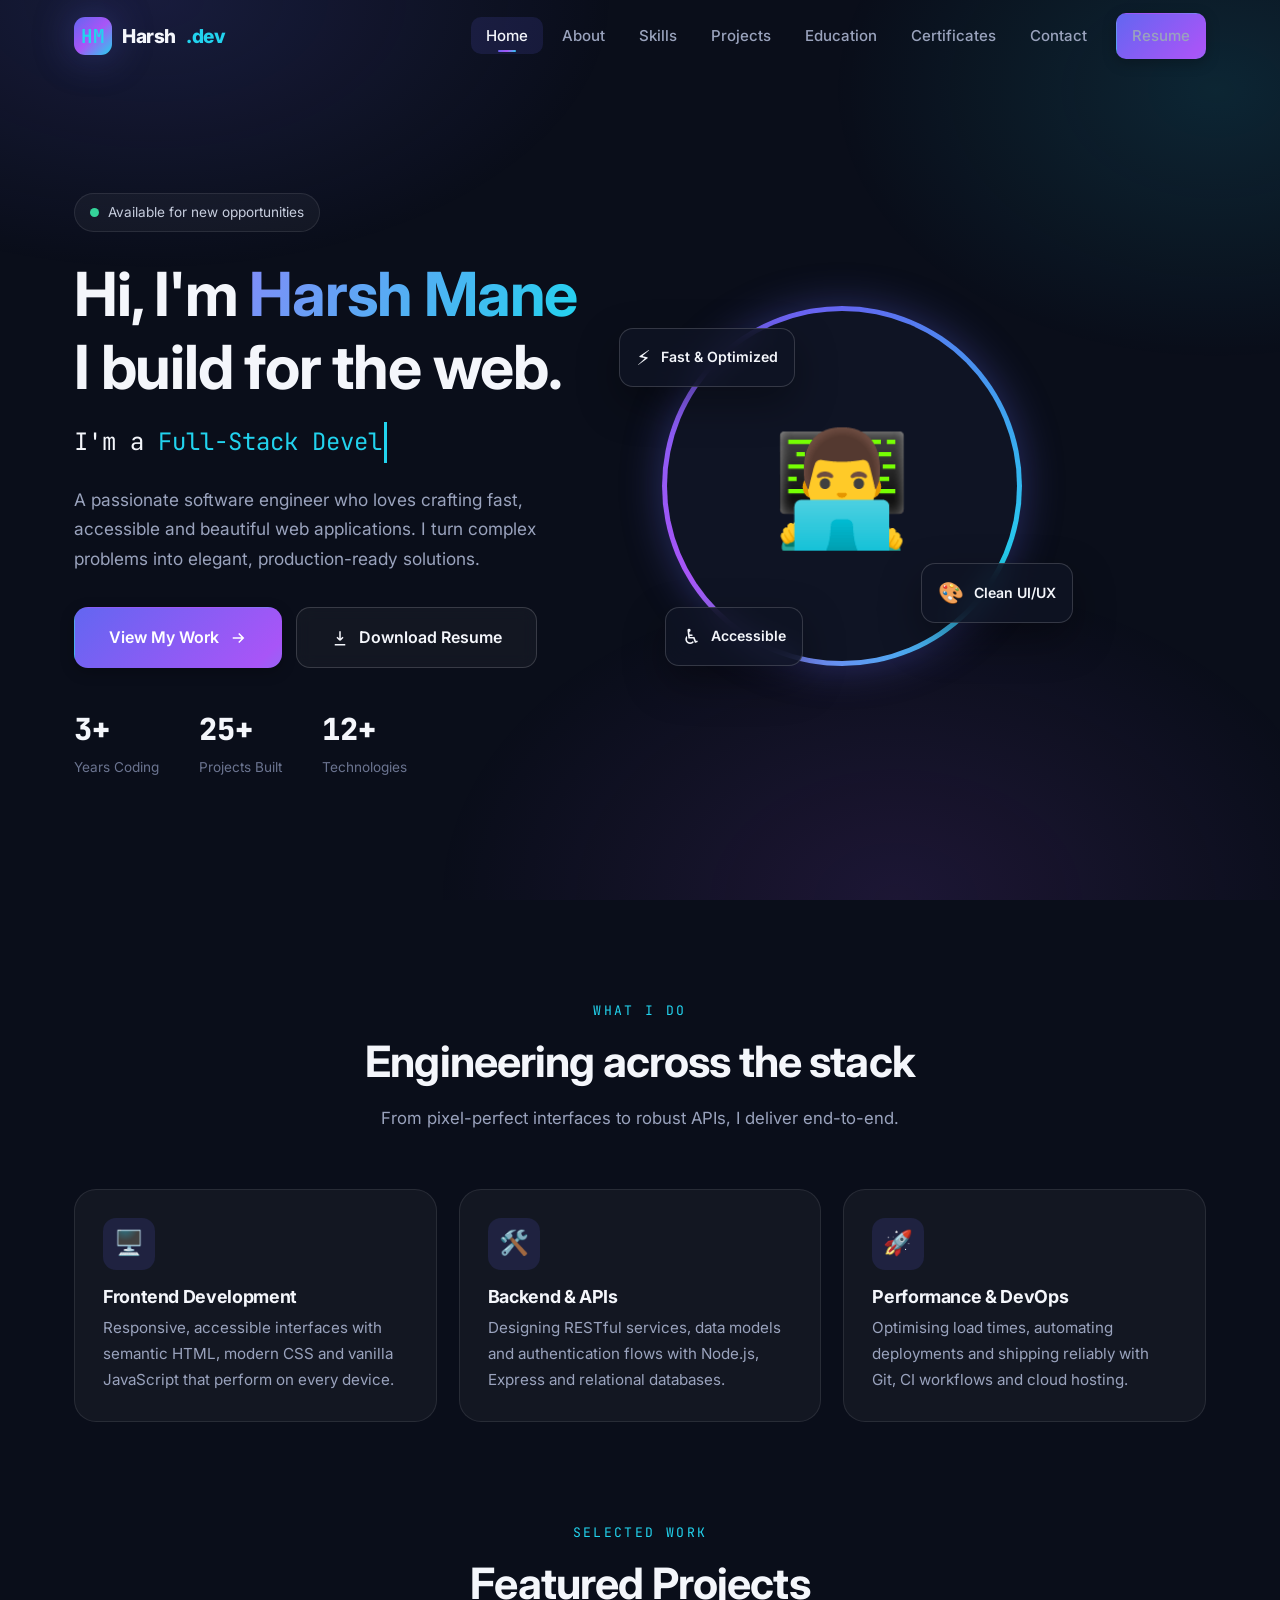
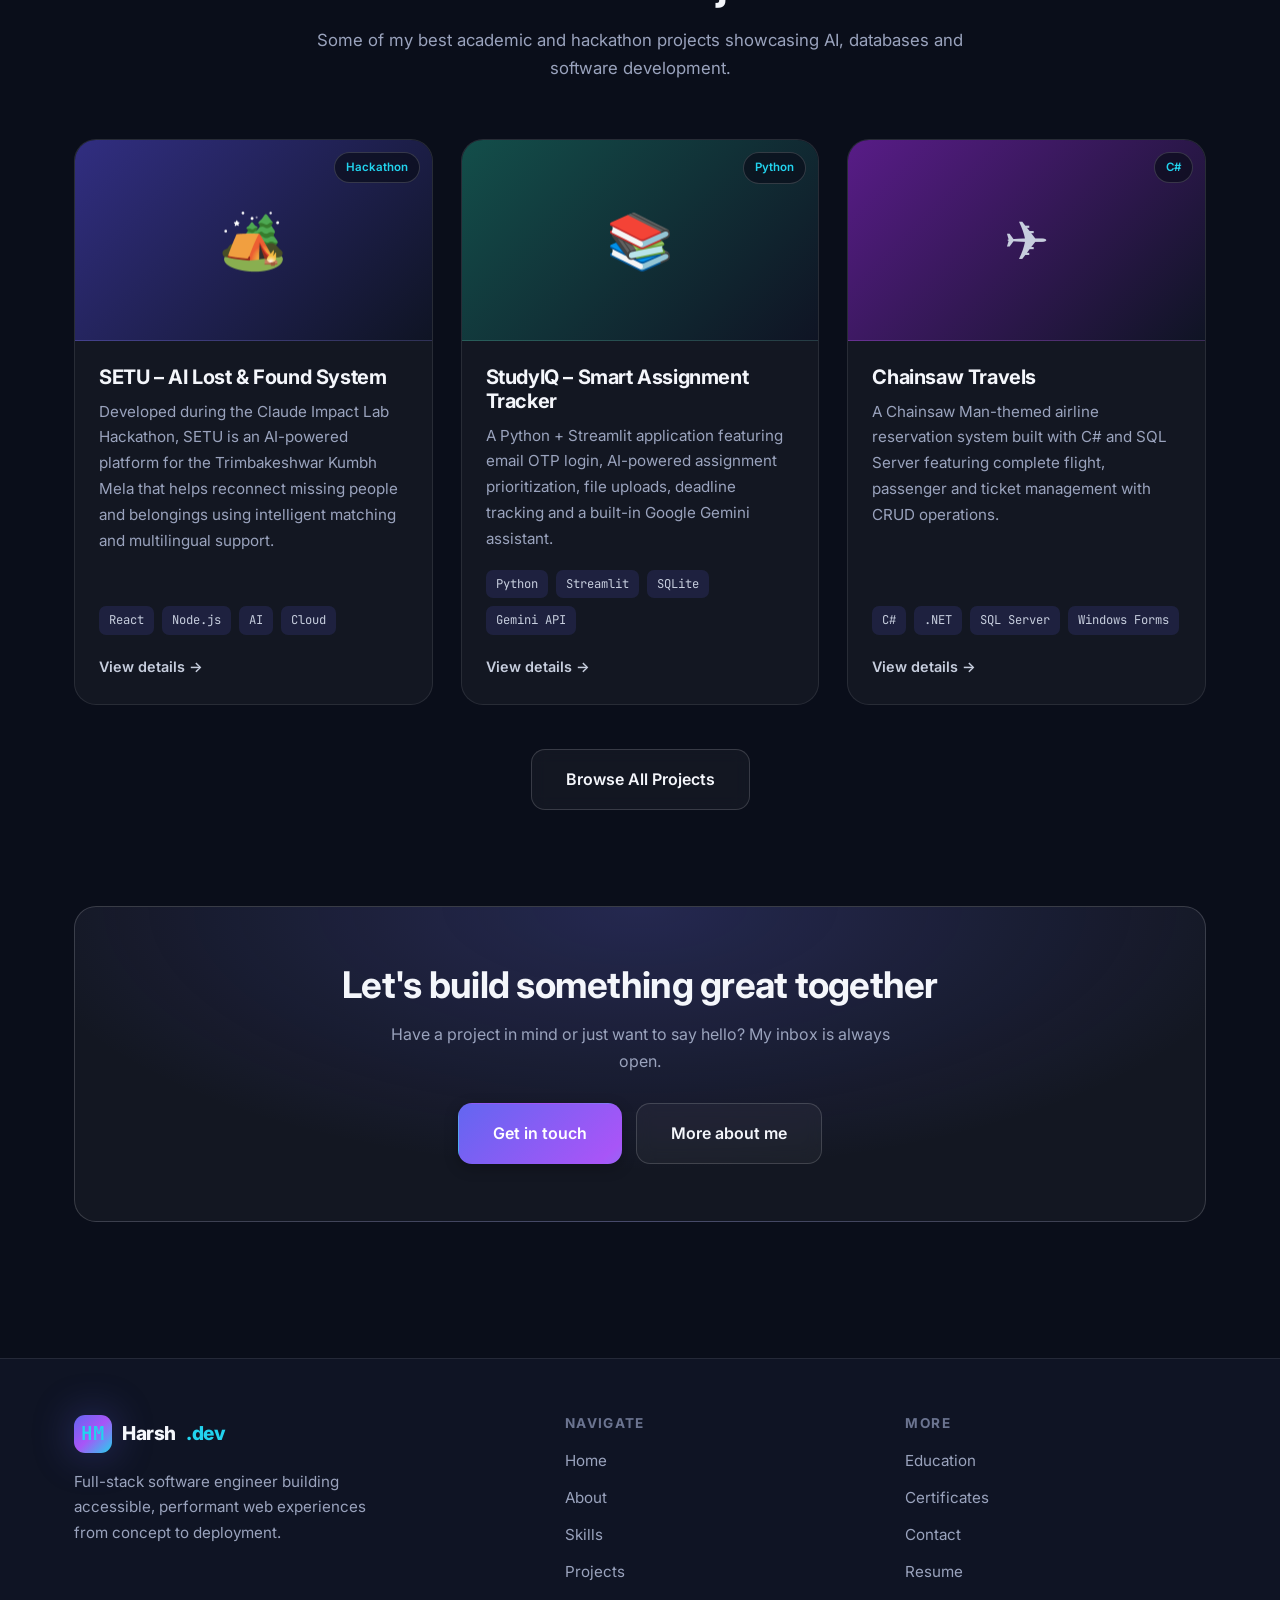
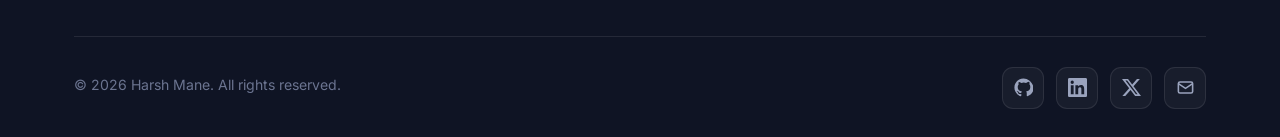
<file: index.html>
<!DOCTYPE html>
<html lang="en">
<head>
  <meta charset="UTF-8" />
  <meta name="viewport" content="width=device-width, initial-scale=1.0" />
  <meta name="description" content="Harsh Mane — Full-Stack Software Engineer. Portfolio showcasing projects, skills, education and certifications." />
  <meta name="author" content="Harsh Mane" />
  <meta name="theme-color" content="#0a0e1a" />
  <title>Harsh Mane · Full-Stack Software Engineer</title>

  <link rel="preconnect" href="https://fonts.googleapis.com" />
  <link rel="preconnect" href="https://fonts.gstatic.com" crossorigin />
  <link href="https://fonts.googleapis.com/css2?family=Inter:wght@400;500;600;700;800&family=JetBrains+Mono:wght@400;500;700&display=swap" rel="stylesheet" />

  <link rel="stylesheet" href="css/style.css" />
  <link rel="stylesheet" href="css/responsive.css" />
  <link rel="icon" href="data:image/svg+xml,<svg xmlns='http://www.w3.org/2000/svg' viewBox='0 0 100 100'><text y='.9em' font-size='90'>👨‍💻</text></svg>" />
</head>
<body>
  <!-- ============ HEADER / NAV ============ -->
  <header>
    <nav class="navbar" aria-label="Primary">
      <div class="nav-inner">
        <a href="index.html" class="brand" aria-label="Harsh Mane home">
          <span class="brand-mark">HM</span>
          Harsh<span>.dev</span>
        </a>

        <ul class="nav-links" id="nav-links">
          <li><a href="index.html">Home</a></li>
          <li><a href="about.html">About</a></li>
          <li><a href="skills.html">Skills</a></li>
          <li><a href="projects.html">Projects</a></li>
          <li><a href="education.html">Education</a></li>
          <li><a href="certificates.html">Certificates</a></li>
          <li><a href="contact.html">Contact</a></li>
          <li class="nav-cta"><a href="assets/Harsh-Mane-Resume.pdf" class="btn btn-primary" download>Resume</a></li>
        </ul>

        <button class="nav-toggle" id="nav-toggle" aria-label="Toggle navigation menu" aria-expanded="false" aria-controls="nav-links">
          <span></span><span></span><span></span>
        </button>
      </div>
    </nav>
  </header>

  <main class="page-main">
    <!-- ============ HERO ============ -->
    <section class="hero container" id="home">
      <div class="hero-grid">
        <div class="hero-content">
          <span class="hero-status">
            <span class="status-dot" aria-hidden="true"></span>
            Available for new opportunities
          </span>

          <h1>
            Hi, I'm <span class="text-gradient">Harsh Mane</span><br />
            I build for the web.
          </h1>

          <p class="hero-role">
            I'm a <span class="typed-text" data-words='["Full-Stack Developer","Problem Solver","UI Engineer","Open-Source Contributor"]'></span><span class="cursor" aria-hidden="true">&nbsp;</span>
          </p>

          <p class="hero-desc">
            A passionate software engineer who loves crafting fast, accessible
            and beautiful web applications. I turn complex problems into elegant,
            production-ready solutions.
          </p>

          <div class="hero-actions">
            <a href="projects.html" class="btn btn-primary btn-lg">
              View My Work
              <svg width="18" height="18" viewBox="0 0 24 24" fill="none" stroke="currentColor" stroke-width="2" aria-hidden="true"><path d="M5 12h14M13 6l6 6-6 6"/></svg>
            </a>
            <a href="assets/Harsh-Mane-Resume.pdf" class="btn btn-outline btn-lg" download>
              <svg width="18" height="18" viewBox="0 0 24 24" fill="none" stroke="currentColor" stroke-width="2" aria-hidden="true"><path d="M12 3v12m0 0l-4-4m4 4l4-4M5 21h14"/></svg>
              Download Resume
            </a>
          </div>

          <div class="hero-stats">
            <div>
              <div class="num">3+</div>
              <div class="label">Years Coding</div>
            </div>
            <div>
              <div class="num">25+</div>
              <div class="label">Projects Built</div>
            </div>
            <div>
              <div class="num">12+</div>
              <div class="label">Technologies</div>
            </div>
          </div>
        </div>

        <div class="hero-visual">
          <div class="avatar-ring" aria-hidden="true">
            <div class="avatar-inner">
              <span class="avatar-emoji">👨‍💻</span>
            </div>
          </div>
          <div class="floating-card fc-1"><span class="fc-icon">⚡</span> Fast &amp; Optimized</div>
          <div class="floating-card fc-2"><span class="fc-icon">🎨</span> Clean UI/UX</div>
          <div class="floating-card fc-3"><span class="fc-icon">♿</span> Accessible</div>
        </div>
      </div>
    </section>

    <!-- ============ HIGHLIGHTS ============ -->
    <section class="section" aria-labelledby="what-i-do">
      <div class="container">
        <div class="section-head reveal">
          <span class="eyebrow">What I Do</span>
          <h2 class="section-title" id="what-i-do">Engineering across the stack</h2>
          <p class="section-subtitle">From pixel-perfect interfaces to robust APIs, I deliver end-to-end.</p>
        </div>

        <div class="values-grid">
          <article class="card value-card reveal" data-delay="1">
            <div class="v-icon" aria-hidden="true">🖥️</div>
            <h4>Frontend Development</h4>
            <p>Responsive, accessible interfaces with semantic HTML, modern CSS and vanilla JavaScript that perform on every device.</p>
          </article>
          <article class="card value-card reveal" data-delay="2">
            <div class="v-icon" aria-hidden="true">🛠️</div>
            <h4>Backend &amp; APIs</h4>
            <p>Designing RESTful services, data models and authentication flows with Node.js, Express and relational databases.</p>
          </article>
          <article class="card value-card reveal" data-delay="3">
            <div class="v-icon" aria-hidden="true">🚀</div>
            <h4>Performance &amp; DevOps</h4>
            <p>Optimising load times, automating deployments and shipping reliably with Git, CI workflows and cloud hosting.</p>
          </article>
        </div>
      </div>
    </section>

    <!-- ============ FEATURED PROJECTS PREVIEW ============ -->
<section class="section" style="padding-top:0" aria-labelledby="featured">

  <div class="container">

    <div class="section-head reveal">
      <span class="eyebrow">Selected Work</span>
      <h2 class="section-title" id="featured">Featured Projects</h2>
      <p class="section-subtitle">
        Some of my best academic and hackathon projects showcasing AI,
        databases and software development.
      </p>
    </div>

    <div class="projects-grid">

      <!-- Project 1 -->

      <article class="card project-card reveal" data-delay="1">

        <div class="project-thumb p-grad-1" aria-hidden="true">
          🏕️
          <span class="project-badge">Hackathon</span>
        </div>

        <div class="project-body">

          <h3>SETU – AI Lost &amp; Found System</h3>

          <p>
            Developed during the Claude Impact Lab Hackathon,
            SETU is an AI-powered platform for the Trimbakeshwar
            Kumbh Mela that helps reconnect missing people and
            belongings using intelligent matching and multilingual support.
          </p>

          <ul class="tech-list">
            <li>React</li>
            <li>Node.js</li>
            <li>AI</li>
            <li>Cloud</li>
          </ul>

          <div class="project-links">
            <a href="projects.html">View details →</a>
          </div>

        </div>

      </article>

      <!-- Project 2 -->

      <article class="card project-card reveal" data-delay="2">

        <div class="project-thumb p-grad-2" aria-hidden="true">
          📚
          <span class="project-badge">Python</span>
        </div>

        <div class="project-body">

          <h3>StudyIQ – Smart Assignment Tracker</h3>

          <p>
            A Python + Streamlit application featuring email OTP login,
            AI-powered assignment prioritization, file uploads,
            deadline tracking and a built-in Google Gemini assistant.
          </p>

          <ul class="tech-list">
            <li>Python</li>
            <li>Streamlit</li>
            <li>SQLite</li>
            <li>Gemini API</li>
          </ul>

          <div class="project-links">
            <a href="projects.html">View details →</a>
          </div>

        </div>

      </article>

      <!-- Project 3 -->

      <article class="card project-card reveal" data-delay="3">

        <div class="project-thumb p-grad-3" aria-hidden="true">
          ✈️
          <span class="project-badge">C#</span>
        </div>

        <div class="project-body">

          <h3>Chainsaw Travels</h3>

          <p>
            A Chainsaw Man-themed airline reservation system built
            with C# and SQL Server featuring complete flight,
            passenger and ticket management with CRUD operations.
          </p>

          <ul class="tech-list">
            <li>C#</li>
            <li>.NET</li>
            <li>SQL Server</li>
            <li>Windows Forms</li>
          </ul>

          <div class="project-links">
            <a href="projects.html">View details →</a>
          </div>

        </div>

      </article>

    </div>

    <div style="text-align:center; margin-top:44px" class="reveal">
      <a href="projects.html" class="btn btn-outline btn-lg">
        Browse All Projects
      </a>
    </div>

  </div>

</section>

    <!-- ============ CTA ============ -->
    <section class="section" style="padding-top:0">
      <div class="container">
        <div class="cta-banner reveal">
          <h2>Let's build something great together</h2>
          <p>Have a project in mind or just want to say hello? My inbox is always open.</p>
          <div class="cta-actions">
            <a href="contact.html" class="btn btn-primary btn-lg">Get in touch</a>
            <a href="about.html" class="btn btn-outline btn-lg">More about me</a>
          </div>
        </div>
      </div>
    </section>
  </main>

  <!-- ============ FOOTER ============ -->
  <footer class="footer">
    <div class="container">
      <div class="footer-grid">
        <div class="footer-brand">
          <a href="index.html" class="brand">
            <span class="brand-mark">HM</span>
            Harsh<span>.dev</span>
          </a>
          <p>Full-stack software engineer building accessible, performant web experiences from concept to deployment.</p>
        </div>

        <div>
          <h5>Navigate</h5>
          <ul class="footer-links">
            <li><a href="index.html">Home</a></li>
            <li><a href="about.html">About</a></li>
            <li><a href="skills.html">Skills</a></li>
            <li><a href="projects.html">Projects</a></li>
          </ul>
        </div>

        <div>
          <h5>More</h5>
          <ul class="footer-links">
            <li><a href="education.html">Education</a></li>
            <li><a href="certificates.html">Certificates</a></li>
            <li><a href="contact.html">Contact</a></li>
            <li><a href="assets/Harsh-Mane-Resume.pdf" download>Resume</a></li>
          </ul>
        </div>
      </div>

      <div class="footer-bottom">
        <p>© <span class="footer-year">2026</span> Harsh Mane. All rights reserved.</p>
        <div class="socials">
          <a href="https://github.com" class="social-link" aria-label="GitHub" target="_blank" rel="noopener noreferrer">
            <svg viewBox="0 0 24 24" fill="currentColor" aria-hidden="true"><path d="M12 .5C5.7.5.5 5.7.5 12c0 5.1 3.3 9.4 7.9 10.9.6.1.8-.3.8-.6v-2c-3.2.7-3.9-1.5-3.9-1.5-.5-1.3-1.3-1.7-1.3-1.7-1.1-.7.1-.7.1-.7 1.2.1 1.8 1.2 1.8 1.2 1 1.8 2.7 1.3 3.4 1 .1-.7.4-1.3.7-1.6-2.6-.3-5.3-1.3-5.3-5.8 0-1.3.5-2.3 1.2-3.1-.1-.3-.5-1.5.1-3.1 0 0 1-.3 3.3 1.2a11 11 0 0 1 6 0C18.3 4.5 19.3 4.8 19.3 4.8c.6 1.6.2 2.8.1 3.1.8.8 1.2 1.8 1.2 3.1 0 4.5-2.7 5.5-5.3 5.8.4.4.8 1.1.8 2.2v3.3c0 .3.2.7.8.6a11.5 11.5 0 0 0 7.9-10.9C23.5 5.7 18.3.5 12 .5z"/></svg>
          </a>
          <a href="https://linkedin.com" class="social-link" aria-label="LinkedIn" target="_blank" rel="noopener noreferrer">
            <svg viewBox="0 0 24 24" fill="currentColor" aria-hidden="true"><path d="M20.45 20.45h-3.56v-5.57c0-1.33 0-3.04-1.85-3.04-1.85 0-2.14 1.45-2.14 2.94v5.67H9.34V9h3.42v1.56h.05c.48-.9 1.64-1.85 3.37-1.85 3.6 0 4.27 2.37 4.27 5.46v6.28zM5.34 7.43a2.07 2.07 0 1 1 0-4.14 2.07 2.07 0 0 1 0 4.14zM7.12 20.45H3.55V9h3.57v11.45zM22.22 0H1.77C.79 0 0 .77 0 1.73v20.54C0 23.23.79 24 1.77 24h20.45c.98 0 1.78-.77 1.78-1.73V1.73C24 .77 23.2 0 22.22 0z"/></svg>
          </a>
          <a href="https://twitter.com" class="social-link" aria-label="X (Twitter)" target="_blank" rel="noopener noreferrer">
            <svg viewBox="0 0 24 24" fill="currentColor" aria-hidden="true"><path d="M18.9 1.15h3.68l-8.04 9.19L24 22.85h-7.41l-5.8-7.58-6.64 7.58H.46l8.6-9.83L0 1.15h7.6l5.24 6.93 6.06-6.93zm-1.29 19.5h2.04L6.48 3.24H4.3L17.61 20.65z"/></svg>
          </a>
          <a href="mailto:harshmanecol2108@gmail.com" class="social-link" aria-label="Email">
            <svg viewBox="0 0 24 24" fill="none" stroke="currentColor" stroke-width="2" aria-hidden="true"><rect x="3" y="5" width="18" height="14" rx="2"/><path d="M3 7l9 6 9-6"/></svg>
          </a>
        </div>
      </div>
    </div>
  </footer>

  <button class="back-to-top" aria-label="Back to top">
    <svg viewBox="0 0 24 24" fill="none" stroke="currentColor" stroke-width="2" aria-hidden="true"><path d="M12 19V5M5 12l7-7 7 7"/></svg>
  </button>

  <script src="js/main.js"></script>
</body>
</html>
</file>
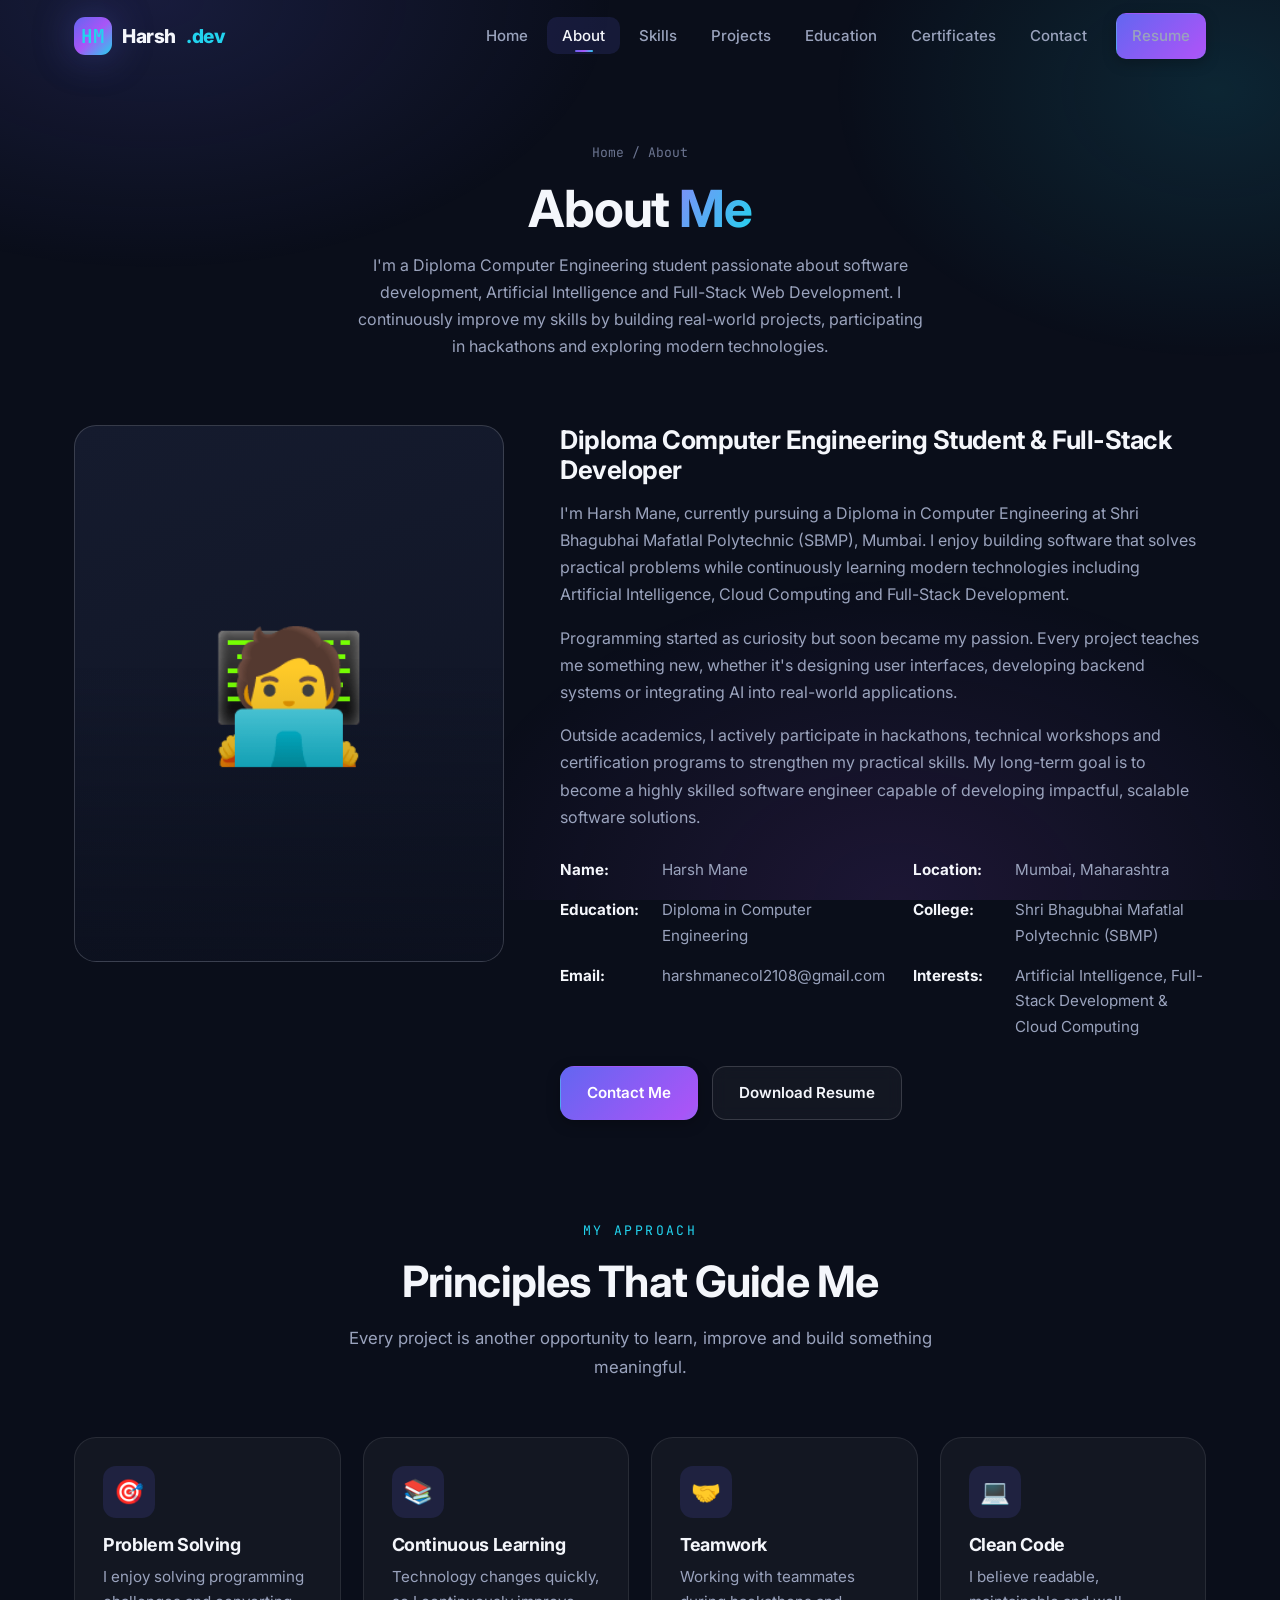
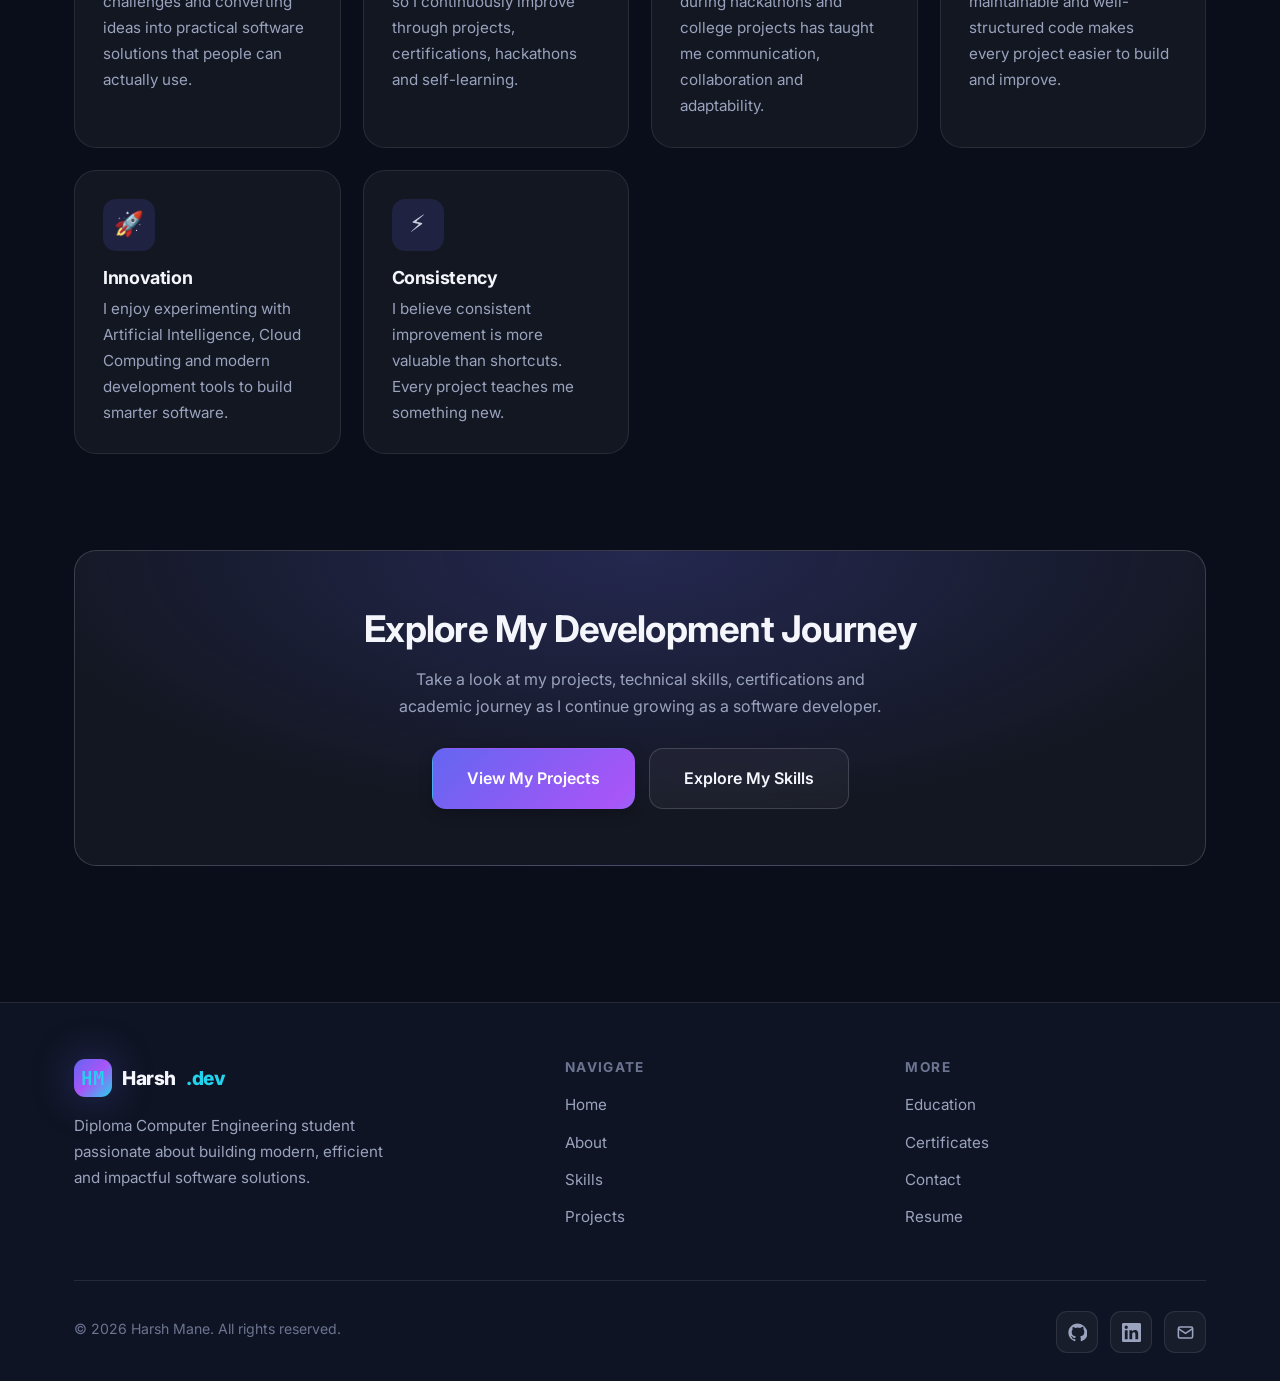
<file: about.html>
<!DOCTYPE html>
<html lang="en">
<head>
  <meta charset="UTF-8" />
  <meta name="viewport" content="width=device-width, initial-scale=1.0" />
  <meta name="description" content="About Harsh Mane — Diploma Computer Engineering student, aspiring software engineer, and full-stack developer." />
  <meta name="author" content="Harsh Mane" />
  <meta name="theme-color" content="#0a0e1a" />

  <title>About · Harsh Mane</title>

  <link rel="preconnect" href="https://fonts.googleapis.com" />
  <link rel="preconnect" href="https://fonts.gstatic.com" crossorigin />

  <link href="https://fonts.googleapis.com/css2?family=Inter:wght@400;500;600;700;800&family=JetBrains+Mono:wght@400;500;700&display=swap" rel="stylesheet" />

  <link rel="stylesheet" href="css/style.css" />
  <link rel="stylesheet" href="css/responsive.css" />

  <link rel="icon"
        href="data:image/svg+xml,<svg xmlns='http://www.w3.org/2000/svg' viewBox='0 0 100 100'><text y='.9em' font-size='90'>👨‍💻</text></svg>" />
</head>

<body>

<header>

<nav class="navbar" aria-label="Primary">

<div class="nav-inner">

<a href="index.html" class="brand" aria-label="Harsh Mane home">
<span class="brand-mark">HM</span>
Harsh<span>.dev</span>
</a>

<ul class="nav-links" id="nav-links">

<li><a href="index.html">Home</a></li>
<li><a href="about.html">About</a></li>
<li><a href="skills.html">Skills</a></li>
<li><a href="projects.html">Projects</a></li>
<li><a href="education.html">Education</a></li>
<li><a href="certificates.html">Certificates</a></li>
<li><a href="contact.html">Contact</a></li>

<li class="nav-cta">
<a href="assets/Harsh-Mane-Resume.pdf"
class="btn btn-primary"
download>
Resume
</a>
</li>

</ul>

<button
class="nav-toggle"
id="nav-toggle"
aria-label="Toggle navigation menu"
aria-expanded="false"
aria-controls="nav-links">

<span></span>
<span></span>
<span></span>

</button>

</div>

</nav>

</header>

<main class="page-main">

<div class="container">

<div class="page-header reveal">

<p class="crumb">
<a href="index.html">Home</a> /
About
</p>

<h1>
About
<span class="text-gradient">Me</span>
</h1>

<p>
I'm a Diploma Computer Engineering student passionate about
software development, Artificial Intelligence and Full-Stack
Web Development. I continuously improve my skills by building
real-world projects, participating in hackathons and exploring
modern technologies.
</p>

</div>

</div>

<section class="section" style="padding-top:24px">

<div class="container">

<div class="about-grid">

<div class="about-photo reveal"
role="img"
aria-label="Illustration of Harsh Mane">

<span class="photo-emoji">
🧑‍💻
</span>

</div>

<div class="about-text reveal" data-delay="1">

<h3>
Diploma Computer Engineering Student &
Full-Stack Developer
</h3>

<p>
I'm Harsh Mane, currently pursuing a Diploma in Computer Engineering
at Shri Bhagubhai Mafatlal Polytechnic (SBMP), Mumbai.
I enjoy building software that solves practical problems while
continuously learning modern technologies including Artificial
Intelligence, Cloud Computing and Full-Stack Development.
</p>

<p>
Programming started as curiosity but soon became my passion.
Every project teaches me something new, whether it's designing
user interfaces, developing backend systems or integrating AI
into real-world applications.
</p>

<p>
Outside academics, I actively participate in hackathons,
technical workshops and certification programs to strengthen
my practical skills. My long-term goal is to become a highly
skilled software engineer capable of developing impactful,
scalable software solutions.
</p>

<div class="about-facts">

<div class="fact">
<strong>Name:</strong>
<span>Harsh Mane</span>
</div>

<div class="fact">
<strong>Location:</strong>
<span>Mumbai, Maharashtra</span>
</div>

<div class="fact">
<strong>Education:</strong>
<span>Diploma in Computer Engineering</span>
</div>

<div class="fact">
<strong>College:</strong>
<span>Shri Bhagubhai Mafatlal Polytechnic (SBMP)</span>
</div>

<div class="fact">
<strong>Email:</strong>
<span>harshmanecol2108@gmail.com</span>
</div>

<div class="fact">
<strong>Interests:</strong>
<span>Artificial Intelligence, Full-Stack Development & Cloud Computing</span>
</div>

</div>

<div class="hero-actions" style="margin-bottom:0">

<a href="contact.html" class="btn btn-primary">
Contact Me
</a>

<a href="assets/Harsh-Mane-Resume.pdf"
class="btn btn-outline"
download>
Download Resume
</a>

</div>

</div>

</div>

</div>

</section>
<!-- VALUES -->

<section class="section" style="padding-top:0">

    <div class="container">

        <div class="section-head reveal">

            <span class="eyebrow">
                My Approach
            </span>

            <h2 class="section-title">
                Principles That Guide Me
            </h2>

            <p class="section-subtitle">
                Every project is another opportunity to learn, improve and
                build something meaningful.
            </p>

        </div>

        <div class="values-grid">

            <article class="card value-card reveal" data-delay="1">

                <div class="v-icon">🎯</div>

                <h4>Problem Solving</h4>

                <p>
                    I enjoy solving programming challenges and converting
                    ideas into practical software solutions that people
                    can actually use.
                </p>

            </article>

            <article class="card value-card reveal" data-delay="2">

                <div class="v-icon">📚</div>

                <h4>Continuous Learning</h4>

                <p>
                    Technology changes quickly, so I continuously improve
                    through projects, certifications, hackathons and
                    self-learning.
                </p>

            </article>

            <article class="card value-card reveal" data-delay="3">

                <div class="v-icon">🤝</div>

                <h4>Teamwork</h4>

                <p>
                    Working with teammates during hackathons and college
                    projects has taught me communication, collaboration
                    and adaptability.
                </p>

            </article>

            <article class="card value-card reveal" data-delay="1">

                <div class="v-icon">💻</div>

                <h4>Clean Code</h4>

                <p>
                    I believe readable, maintainable and well-structured
                    code makes every project easier to build and improve.
                </p>

            </article>

            <article class="card value-card reveal" data-delay="2">

                <div class="v-icon">🚀</div>

                <h4>Innovation</h4>

                <p>
                    I enjoy experimenting with Artificial Intelligence,
                    Cloud Computing and modern development tools to build
                    smarter software.
                </p>

            </article>

            <article class="card value-card reveal" data-delay="3">

                <div class="v-icon">⚡</div>

                <h4>Consistency</h4>

                <p>
                    I believe consistent improvement is more valuable than
                    shortcuts. Every project teaches me something new.
                </p>

            </article>

        </div>

    </div>

</section>

<!-- CTA -->

<section class="section" style="padding-top:0">

    <div class="container">

        <div class="cta-banner reveal">

            <h2>
                Explore My Development Journey
            </h2>

            <p>
                Take a look at my projects, technical skills,
                certifications and academic journey as I continue
                growing as a software developer.
            </p>

            <div class="cta-actions">

                <a href="projects.html"
                   class="btn btn-primary btn-lg">

                    View My Projects

                </a>

                <a href="skills.html"
                   class="btn btn-outline btn-lg">

                    Explore My Skills

                </a>

            </div>

        </div>

    </div>

</section>

</main>

<footer class="footer">

    <div class="container">

        <div class="footer-grid">

            <div class="footer-brand">

                <a href="index.html" class="brand">

                    <span class="brand-mark">HM</span>
                    Harsh<span>.dev</span>

                </a>

                <p>
                    Diploma Computer Engineering student passionate about
                    building modern, efficient and impactful software
                    solutions.
                </p>

            </div>

            <div>

                <h5>Navigate</h5>

                <ul class="footer-links">

                    <li><a href="index.html">Home</a></li>
                    <li><a href="about.html">About</a></li>
                    <li><a href="skills.html">Skills</a></li>
                    <li><a href="projects.html">Projects</a></li>

                </ul>

            </div>

            <div>

                <h5>More</h5>

                <ul class="footer-links">

                    <li><a href="education.html">Education</a></li>
                    <li><a href="certificates.html">Certificates</a></li>
                    <li><a href="contact.html">Contact</a></li>
                    <li>
                        <a href="assets/Harsh-Mane-Resume.pdf" download>
                            Resume
                        </a>
                    </li>

                </ul>

            </div>

        </div>

        <div class="footer-bottom">

            <p>
                © <span class="footer-year">2026</span>
                Harsh Mane. All rights reserved.
            </p>

            <div class="socials">

                <a href="https://github.com/YOUR_USERNAME"
                   class="social-link"
                   aria-label="GitHub"
                   target="_blank"
                   rel="noopener noreferrer">

                    <svg viewBox="0 0 24 24" fill="currentColor">
                        <path d="M12 .5C5.7.5.5 5.7.5 12c0 5.1 3.3 9.4 7.9 10.9.6.1.8-.3.8-.6v-2c-3.2.7-3.9-1.5-3.9-1.5-.5-1.3-1.3-1.7-1.3-1.7-1.1-.7.1-.7.1-.7 1.2.1 1.8 1.2 1.8 1.2 1 1.8 2.7 1.3 3.4 1 .1-.7.4-1.3.7-1.6-2.6-.3-5.3-1.3-5.3-5.8 0-1.3.5-2.3 1.2-3.1-.1-.3-.5-1.5.1-3.1 0 0 1-.3 3.3 1.2a11 11 0 0 1 6 0C18.3 4.5 19.3 4.8 19.3 4.8c.6 1.6.2 2.8.1 3.1.8.8 1.2 1.8 1.2 3.1 0 4.5-2.7 5.5-5.3 5.8.4.4.8 1.1.8 2.2v3.3c0 .3.2.7.8.6a11.5 11.5 0 0 0 7.9-10.9C23.5 5.7 18.3.5 12 .5z"/>
                    </svg>

                </a>

                <a href="YOUR_LINKEDIN_URL"
                   class="social-link"
                   aria-label="LinkedIn"
                   target="_blank"
                   rel="noopener noreferrer">

                    <svg viewBox="0 0 24 24" fill="currentColor">
                        <path d="M20.45 20.45h-3.56v-5.57c0-1.33 0-3.04-1.85-3.04-1.85 0-2.14 1.45-2.14 2.94v5.67H9.34V9h3.42v1.56h.05c.48-.9 1.64-1.85 3.37-1.85 3.6 0 4.27 2.37 4.27 5.46v6.28zM5.34 7.43a2.07 2.07 0 1 1 0-4.14 2.07 2.07 0 0 1 0 4.14zM7.12 20.45H3.55V9h3.57v11.45zM22.22 0H1.77C.79 0 0 .77 0 1.73v20.54C0 23.23.79 24 1.77 24h20.45c.98 0 1.78-.77 1.78-1.73V1.73C24 .77 23.2 0 22.22 0z"/>
                    </svg>

                </a>

                <a href="mailto:harshmanecol2108@gmail.com"
                   class="social-link"
                   aria-label="Email">

                    <svg viewBox="0 0 24 24" fill="none" stroke="currentColor" stroke-width="2">
                        <rect x="3" y="5" width="18" height="14" rx="2"/>
                        <path d="M3 7l9 6 9-6"/>
                    </svg>

                </a>

            </div>

        </div>

    </div>

</footer>

<button class="back-to-top" aria-label="Back to top">

    <svg viewBox="0 0 24 24"
         fill="none"
         stroke="currentColor"
         stroke-width="2">

        <path d="M12 19V5M5 12l7-7 7 7"/>

    </svg>

</button>

<script src="js/main.js"></script>

</body>
</html>
</file>
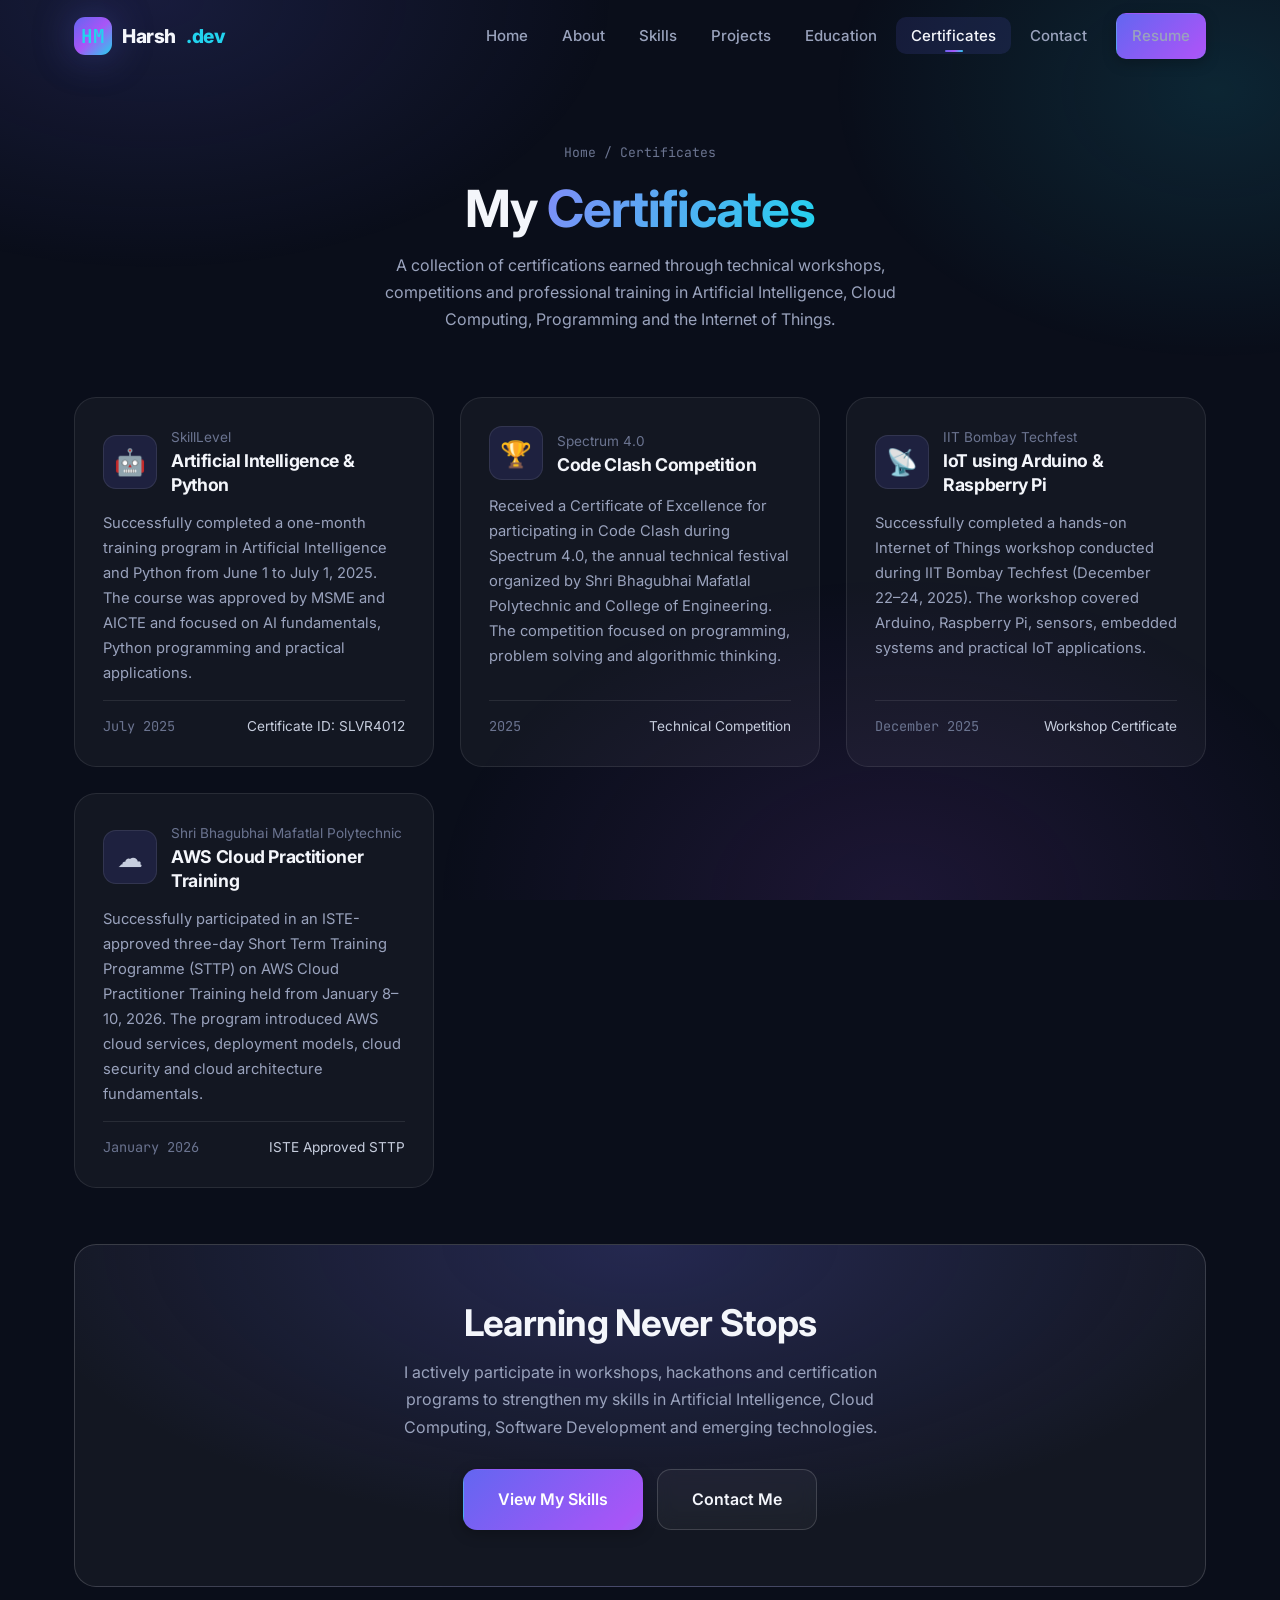
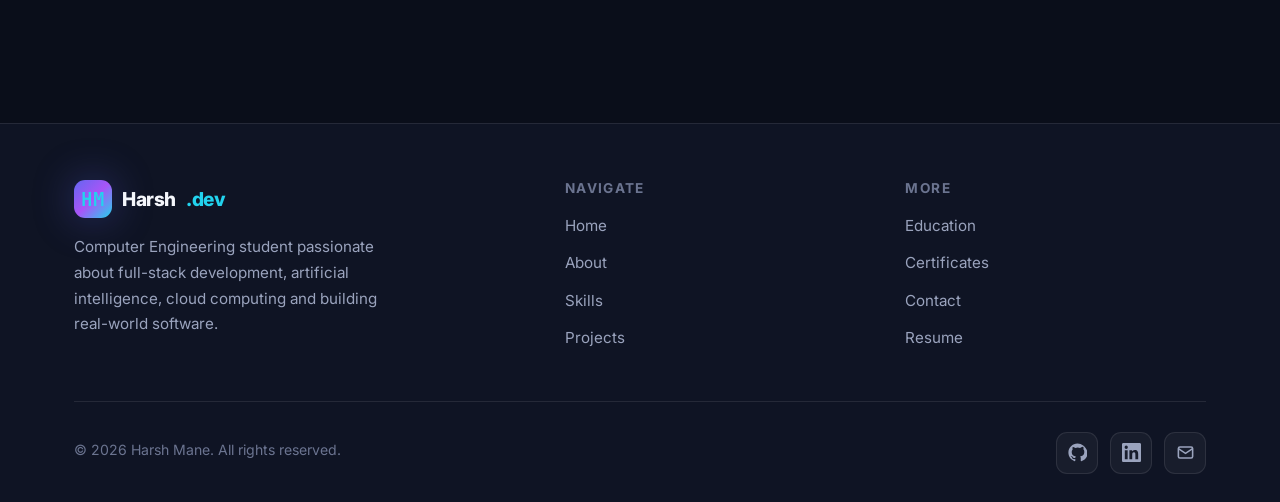
<file: certificates.html>
<!DOCTYPE html>
<html lang="en">

<head>

    <meta charset="UTF-8" />

    <meta name="viewport"
          content="width=device-width, initial-scale=1.0" />

    <meta name="description"
          content="Professional certifications earned by Harsh Mane in Artificial Intelligence, Cloud Computing, Programming and IoT." />

    <meta name="author"
          content="Harsh Mane" />

    <meta name="theme-color"
          content="#0a0e1a" />

    <title>
        Certificates · Harsh Mane
    </title>

    <link rel="preconnect"
          href="https://fonts.googleapis.com" />

    <link rel="preconnect"
          href="https://fonts.gstatic.com"
          crossorigin />

    <link href="https://fonts.googleapis.com/css2?family=Inter:wght@400;500;600;700;800&family=JetBrains+Mono:wght@400;500;700&display=swap"
          rel="stylesheet" />

    <link rel="stylesheet"
          href="css/style.css" />

    <link rel="stylesheet"
          href="css/responsive.css" />

    <link rel="icon"
          href="data:image/svg+xml,<svg xmlns='http://www.w3.org/2000/svg' viewBox='0 0 100 100'><text y='.9em' font-size='90'>👨‍💻</text></svg>" />

</head>

<body>

<header>

<nav class="navbar"
     aria-label="Primary">

<div class="nav-inner">

<a href="index.html"
   class="brand"
   aria-label="Harsh Mane home">

<span class="brand-mark">HM</span>

Harsh<span>.dev</span>

</a>

<ul class="nav-links"
    id="nav-links">

<li><a href="index.html">Home</a></li>

<li><a href="about.html">About</a></li>

<li><a href="skills.html">Skills</a></li>

<li><a href="projects.html">Projects</a></li>

<li><a href="education.html">Education</a></li>

<li><a href="certificates.html">Certificates</a></li>

<li><a href="contact.html">Contact</a></li>

<li class="nav-cta">

<a href="assets/Harsh-Mane-Resume.pdf"
   class="btn btn-primary"
   download>

Resume

</a>

</li>

</ul>

<button
class="nav-toggle"
id="nav-toggle"
aria-label="Toggle navigation menu"
aria-expanded="false"
aria-controls="nav-links">

<span></span>
<span></span>
<span></span>

</button>

</div>

</nav>

</header>

<main class="page-main">

<div class="container">

<div class="page-header reveal">

<p class="crumb">

<a href="index.html">

Home

</a>

/

Certificates

</p>

<h1>

My <span class="text-gradient">Certificates</span>

</h1>

<p>

A collection of certifications earned through
technical workshops, competitions and
professional training in Artificial Intelligence,
Cloud Computing, Programming and the Internet of Things.

</p>

</div>

</div>

<section class="section"
         style="padding-top:24px">

<div class="container">

<div class="cert-grid">
  <article class="card cert-card reveal">

    <div class="cert-top">

        <div class="cert-logo" aria-hidden="true">
            🤖
        </div>

        <div>

            <div class="cert-issuer">
                SkillLevel
            </div>

            <h3>
                Artificial Intelligence &amp; Python
            </h3>

        </div>

    </div>

    <p>

        Successfully completed a one-month training program in Artificial
        Intelligence and Python from June 1 to July 1, 2025.
        The course was approved by MSME and AICTE and focused on AI
        fundamentals, Python programming and practical applications.

    </p>

    <div class="cert-foot">

        <span class="cert-date">
            July 2025
        </span>

        <span>
            Certificate ID: SLVR4012
        </span>

    </div>

</article>



<article class="card cert-card reveal" data-delay="1">

    <div class="cert-top">

        <div class="cert-logo" aria-hidden="true">
            🏆
        </div>

        <div>

            <div class="cert-issuer">
                Spectrum 4.0
            </div>

            <h3>
                Code Clash Competition
            </h3>

        </div>

    </div>

    <p>

        Received a Certificate of Excellence for participating in
        Code Clash during Spectrum 4.0,
        the annual technical festival organized by
        Shri Bhagubhai Mafatlal Polytechnic and
        College of Engineering.
        The competition focused on programming,
        problem solving and algorithmic thinking.

    </p>

    <div class="cert-foot">

        <span class="cert-date">
            2025
        </span>

        <span>
            Technical Competition
        </span>

    </div>

</article>
<article class="card cert-card reveal" data-delay="2">

    <div class="cert-top">

        <div class="cert-logo" aria-hidden="true">
            📡
        </div>

        <div>

            <div class="cert-issuer">
                IIT Bombay Techfest
            </div>

            <h3>
                IoT using Arduino & Raspberry Pi
            </h3>

        </div>

    </div>

    <p>

        Successfully completed a hands-on Internet of Things workshop
        conducted during IIT Bombay Techfest (December 22–24, 2025).
        The workshop covered Arduino, Raspberry Pi, sensors,
        embedded systems and practical IoT applications.

    </p>

    <div class="cert-foot">

        <span class="cert-date">
            December 2025
        </span>

        <span>
            Workshop Certificate
        </span>

    </div>

</article>



<article class="card cert-card reveal" data-delay="3">

    <div class="cert-top">

        <div class="cert-logo" aria-hidden="true">
            ☁️
        </div>

        <div>

            <div class="cert-issuer">
                Shri Bhagubhai Mafatlal Polytechnic
            </div>

            <h3>
                AWS Cloud Practitioner Training
            </h3>

        </div>

    </div>

    <p>

        Successfully participated in an ISTE-approved
        three-day Short Term Training Programme (STTP)
        on AWS Cloud Practitioner Training held from
        January 8–10, 2026.
        The program introduced AWS cloud services,
        deployment models, cloud security and
        cloud architecture fundamentals.

    </p>

    <div class="cert-foot">

        <span class="cert-date">
            January 2026
        </span>

        <span>
            ISTE Approved STTP
        </span>

    </div>

</article>

</div>



<div class="cta-banner reveal" style="margin-top:56px">

    <h2>
        Learning Never Stops
    </h2>

    <p>

        I actively participate in workshops,
        hackathons and certification programs
        to strengthen my skills in Artificial
        Intelligence, Cloud Computing,
        Software Development and emerging
        technologies.

    </p>

    <div class="cta-actions">

        <a href="skills.html"
           class="btn btn-primary btn-lg">

            View My Skills

        </a>

        <a href="contact.html"
           class="btn btn-outline btn-lg">

            Contact Me

        </a>

    </div>

</div>

</div>

</section>

</main>
<footer class="footer">

    <div class="container">

        <div class="footer-grid">

            <div class="footer-brand">

                <a href="index.html" class="brand">

                    <span class="brand-mark">HM</span>

                    Harsh<span>.dev</span>

                </a>

                <p>

                    Computer Engineering student passionate about
                    full-stack development, artificial intelligence,
                    cloud computing and building real-world software.

                </p>

            </div>

            <div>

                <h5>Navigate</h5>

                <ul class="footer-links">

                    <li><a href="index.html">Home</a></li>

                    <li><a href="about.html">About</a></li>

                    <li><a href="skills.html">Skills</a></li>

                    <li><a href="projects.html">Projects</a></li>

                </ul>

            </div>

            <div>

                <h5>More</h5>

                <ul class="footer-links">

                    <li><a href="education.html">Education</a></li>

                    <li><a href="certificates.html">Certificates</a></li>

                    <li><a href="contact.html">Contact</a></li>

                    <li>

                        <a href="assets/Harsh-Mane-Resume.pdf" download>

                            Resume

                        </a>

                    </li>

                </ul>

            </div>

        </div>

        <div class="footer-bottom">

            <p>

                © <span class="footer-year">2026</span>
                Harsh Mane. All rights reserved.

            </p>

            <div class="socials">

                <a href="https://github.com/YOUR_USERNAME"
                   class="social-link"
                   aria-label="GitHub"
                   target="_blank"
                   rel="noopener noreferrer">

                    <svg viewBox="0 0 24 24" fill="currentColor">

                        <path d="M12 .5C5.7.5.5 5.7.5 12c0 5.1 3.3 9.4 7.9 10.9.6.1.8-.3.8-.6v-2c-3.2.7-3.9-1.5-3.9-1.5-.5-1.3-1.3-1.7-1.3-1.7-1.1-.7.1-.7.1-.7 1.2.1 1.8 1.2 1.8 1.2 1 1.8 2.7 1.3 3.4 1 .1-.7.4-1.3.7-1.6-2.6-.3-5.3-1.3-5.3-5.8 0-1.3.5-2.3 1.2-3.1-.1-.3-.5-1.5.1-3.1 0 0 1-.3 3.3 1.2a11 11 0 0 1 6 0C18.3 4.5 19.3 4.8 19.3 4.8c.6 1.6.2 2.8.1 3.1.8.8 1.2 1.8 1.2 3.1 0 4.5-2.7 5.5-5.3 5.8.4.4.8 1.1.8 2.2v3.3c0 .3.2.7.8.6a11.5 11.5 0 0 0 7.9-10.9C23.5 5.7 18.3.5 12 .5z"/>

                    </svg>

                </a>

                <a href="https://linkedin.com/in/YOUR_USERNAME"
                   class="social-link"
                   aria-label="LinkedIn"
                   target="_blank"
                   rel="noopener noreferrer">

                    <svg viewBox="0 0 24 24" fill="currentColor">

                        <path d="M20.45 20.45h-3.56v-5.57c0-1.33 0-3.04-1.85-3.04-1.85 0-2.14 1.45-2.14 2.94v5.67H9.34V9h3.42v1.56h.05c.48-.9 1.64-1.85 3.37-1.85 3.6 0 4.27 2.37 4.27 5.46v6.28zM5.34 7.43a2.07 2.07 0 1 1 0-4.14 2.07 2.07 0 0 1 0 4.14zM7.12 20.45H3.55V9h3.57v11.45zM22.22 0H1.77C.79 0 0 .77 0 1.73v20.54C0 23.23.79 24 1.77 24h20.45c.98 0 1.78-.77 1.78-1.73V1.73C24 .77 23.2 0 22.22 0z"/>

                    </svg>

                </a>

                <a href="mailto:harshmanecol2108@gmail.com"
                   class="social-link"
                   aria-label="Email">

                    <svg viewBox="0 0 24 24"
                         fill="none"
                         stroke="currentColor"
                         stroke-width="2">

                        <rect x="3"
                              y="5"
                              width="18"
                              height="14"
                              rx="2"/>

                        <path d="M3 7l9 6 9-6"/>

                    </svg>

                </a>

            </div>

        </div>

    </div>

</footer>

<button class="back-to-top" aria-label="Back to top">

    <svg viewBox="0 0 24 24"
         fill="none"
         stroke="currentColor"
         stroke-width="2">

        <path d="M12 19V5M5 12l7-7 7 7"/>

    </svg>

</button>

<script src="js/main.js"></script>

</body>

</html>
</file>
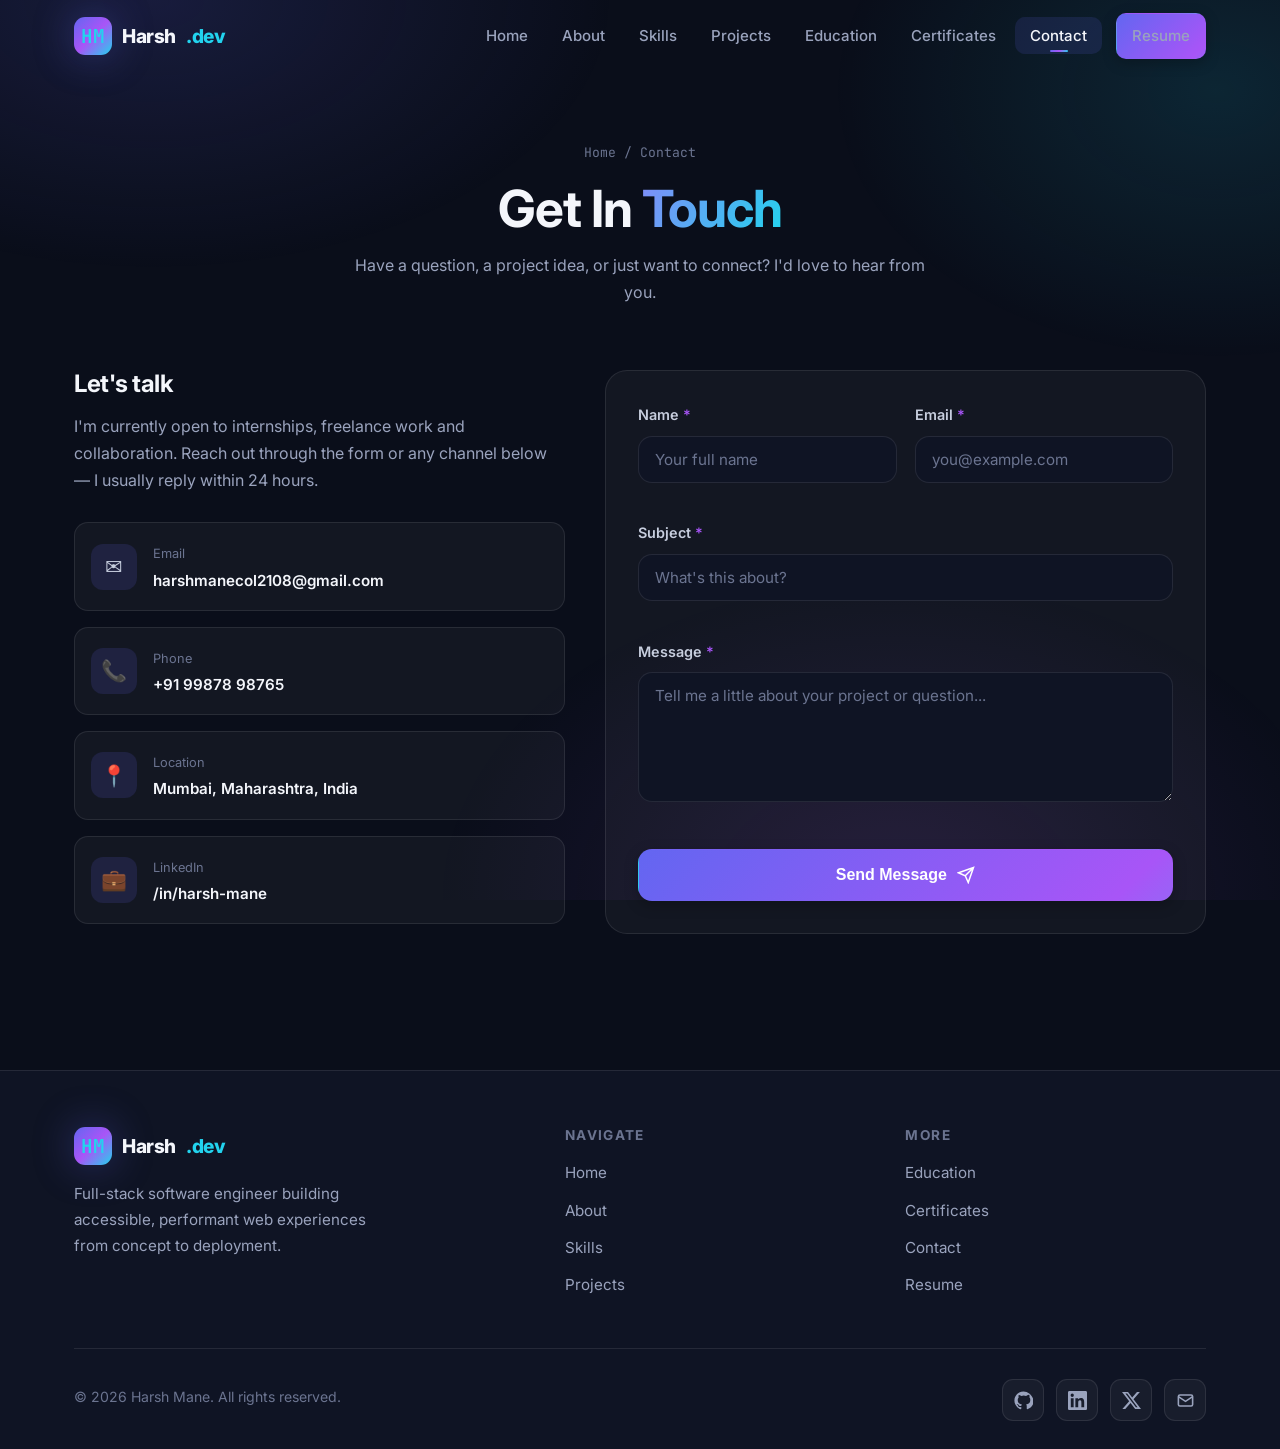
<file: contact.html>
<!DOCTYPE html>
<html lang="en">
<head>
  <meta charset="UTF-8" />
  <meta name="viewport" content="width=device-width, initial-scale=1.0" />
  <meta name="description" content="Contact Harsh Mane — send a message, find email, location and social links." />
  <meta name="author" content="Harsh Mane" />
  <meta name="theme-color" content="#0a0e1a" />
  <title>Contact · Harsh Mane</title>

  <link rel="preconnect" href="https://fonts.googleapis.com" />
  <link rel="preconnect" href="https://fonts.gstatic.com" crossorigin />
  <link href="https://fonts.googleapis.com/css2?family=Inter:wght@400;500;600;700;800&family=JetBrains+Mono:wght@400;500;700&display=swap" rel="stylesheet" />
  <link rel="stylesheet" href="css/style.css" />
  <link rel="stylesheet" href="css/responsive.css" />
  <link rel="icon" href="data:image/svg+xml,<svg xmlns='http://www.w3.org/2000/svg' viewBox='0 0 100 100'><text y='.9em' font-size='90'>👨‍💻</text></svg>" />
</head>
<body>
  <header>
    <nav class="navbar" aria-label="Primary">
      <div class="nav-inner">
        <a href="index.html" class="brand" aria-label="Harsh Mane home"><span class="brand-mark">HM</span> Harsh<span>.dev</span></a>
        <ul class="nav-links" id="nav-links">
          <li><a href="index.html">Home</a></li>
          <li><a href="about.html">About</a></li>
          <li><a href="skills.html">Skills</a></li>
          <li><a href="projects.html">Projects</a></li>
          <li><a href="education.html">Education</a></li>
          <li><a href="certificates.html">Certificates</a></li>
          <li><a href="contact.html">Contact</a></li>
          <li class="nav-cta"><a href="assets/Harsh-Mane-Resume.pdf" class="btn btn-primary" download>Resume</a></li>
        </ul>
        <button class="nav-toggle" id="nav-toggle" aria-label="Toggle navigation menu" aria-expanded="false" aria-controls="nav-links"><span></span><span></span><span></span></button>
      </div>
    </nav>
  </header>

  <main class="page-main">
    <div class="container">
      <div class="page-header reveal">
        <p class="crumb"><a href="index.html">Home</a> / Contact</p>
        <h1>Get In <span class="text-gradient">Touch</span></h1>
        <p>Have a question, a project idea, or just want to connect? I'd love to hear from you.</p>
      </div>
    </div>

    <section class="section" style="padding-top:24px">
      <div class="container">
        <div class="contact-grid">
          <!-- INFO -->
          <div class="contact-info reveal">
            <h3>Let's talk</h3>
            <p>I'm currently open to internships, freelance work and collaboration. Reach out through the form or any channel below — I usually reply within 24 hours.</p>

            <div class="contact-channels">
              <a class="channel" href="mailto:harshmanecol2108@gmail.com">
                <span class="ch-icon" aria-hidden="true">✉️</span>
                <span>
                  <span class="ch-label">Email</span><br />
                  <span class="ch-value">harshmanecol2108@gmail.com</span>
                </span>
              </a>
              <a class="channel" href="tel:+919876543210">
                <span class="ch-icon" aria-hidden="true">📞</span>
                <span>
                  <span class="ch-label">Phone</span><br />
                  <span class="ch-value">+91 99878 98765</span>
                </span>
              </a>
              <div class="channel">
                <span class="ch-icon" aria-hidden="true">📍</span>
                <span>
                  <span class="ch-label">Location</span><br />
                  <span class="ch-value">Mumbai, Maharashtra, India</span>
                </span>
              </div>
              <a class="channel" href="https://www.linkedin.com/in/harsh-mane-810317382?utm_source=share_via&utm_content=profile&utm_medium=member_android" target="_blank" rel="noopener noreferrer">
                <span class="ch-icon" aria-hidden="true">💼</span>
                <span>
                  <span class="ch-label">LinkedIn</span><br />
                  <span class="ch-value">/in/harsh-mane</span>
                </span>
              </a>
            </div>
          </div>

          <!-- FORM -->
          <form class="card contact-form reveal" data-delay="1" id="contact-form" novalidate>
            <div class="form-row">
              <div class="form-group">
                <label for="name">Name <span class="req" aria-hidden="true">*</span></label>
                <input type="text" id="name" name="name" class="form-control" placeholder="Your full name" autocomplete="name" required />
                <span class="error-msg" data-error="name" role="alert"></span>
              </div>
              <div class="form-group">
                <label for="email">Email <span class="req" aria-hidden="true">*</span></label>
                <input type="email" id="email" name="email" class="form-control" placeholder="you@example.com" autocomplete="email" required />
                <span class="error-msg" data-error="email" role="alert"></span>
              </div>
            </div>

            <div class="form-group">
              <label for="subject">Subject <span class="req" aria-hidden="true">*</span></label>
              <input type="text" id="subject" name="subject" class="form-control" placeholder="What's this about?" required />
              <span class="error-msg" data-error="subject" role="alert"></span>
            </div>

            <div class="form-group">
              <label for="message">Message <span class="req" aria-hidden="true">*</span></label>
              <textarea id="message" name="message" class="form-control" placeholder="Tell me a little about your project or question..." required></textarea>
              <span class="error-msg" data-error="message" role="alert"></span>
            </div>

            <button type="submit" class="btn btn-primary btn-lg" style="width:100%; justify-content:center;">
              Send Message
              <svg width="18" height="18" viewBox="0 0 24 24" fill="none" stroke="currentColor" stroke-width="2" aria-hidden="true"><path d="M22 2L11 13M22 2l-7 20-4-9-9-4 20-7z"/></svg>
            </button>

            <p class="form-status" role="status" aria-live="polite"></p>
          </form>
        </div>
      </div>
    </section>
  </main>

  <footer class="footer">
    <div class="container">
      <div class="footer-grid">
        <div class="footer-brand">
          <a href="index.html" class="brand"><span class="brand-mark">HM</span> Harsh<span>.dev</span></a>
          <p>Full-stack software engineer building accessible, performant web experiences from concept to deployment.</p>
        </div>
        <div>
          <h5>Navigate</h5>
          <ul class="footer-links">
            <li><a href="index.html">Home</a></li><li><a href="about.html">About</a></li>
            <li><a href="skills.html">Skills</a></li><li><a href="projects.html">Projects</a></li>
          </ul>
        </div>
        <div>
          <h5>More</h5>
          <ul class="footer-links">
            <li><a href="education.html">Education</a></li><li><a href="certificates.html">Certificates</a></li>
            <li><a href="contact.html">Contact</a></li><li><a href="assets/Harsh-Sharma-Resume.pdf" download>Resume</a></li>
          </ul>
        </div>
      </div>
      <div class="footer-bottom">
        <p>© <span class="footer-year">2026</span> Harsh Mane. All rights reserved.</p>
        <div class="socials">
          <a href="https://github.com" class="social-link" aria-label="GitHub" target="_blank" rel="noopener noreferrer"><svg viewBox="0 0 24 24" fill="currentColor" aria-hidden="true"><path d="M12 .5C5.7.5.5 5.7.5 12c0 5.1 3.3 9.4 7.9 10.9.6.1.8-.3.8-.6v-2c-3.2.7-3.9-1.5-3.9-1.5-.5-1.3-1.3-1.7-1.3-1.7-1.1-.7.1-.7.1-.7 1.2.1 1.8 1.2 1.8 1.2 1 1.8 2.7 1.3 3.4 1 .1-.7.4-1.3.7-1.6-2.6-.3-5.3-1.3-5.3-5.8 0-1.3.5-2.3 1.2-3.1-.1-.3-.5-1.5.1-3.1 0 0 1-.3 3.3 1.2a11 11 0 0 1 6 0C18.3 4.5 19.3 4.8 19.3 4.8c.6 1.6.2 2.8.1 3.1.8.8 1.2 1.8 1.2 3.1 0 4.5-2.7 5.5-5.3 5.8.4.4.8 1.1.8 2.2v3.3c0 .3.2.7.8.6a11.5 11.5 0 0 0 7.9-10.9C23.5 5.7 18.3.5 12 .5z"/></svg></a>
          <a href="https://linkedin.com" class="social-link" aria-label="LinkedIn" target="_blank" rel="noopener noreferrer"><svg viewBox="0 0 24 24" fill="currentColor" aria-hidden="true"><path d="M20.45 20.45h-3.56v-5.57c0-1.33 0-3.04-1.85-3.04-1.85 0-2.14 1.45-2.14 2.94v5.67H9.34V9h3.42v1.56h.05c.48-.9 1.64-1.85 3.37-1.85 3.6 0 4.27 2.37 4.27 5.46v6.28zM5.34 7.43a2.07 2.07 0 1 1 0-4.14 2.07 2.07 0 0 1 0 4.14zM7.12 20.45H3.55V9h3.57v11.45zM22.22 0H1.77C.79 0 0 .77 0 1.73v20.54C0 23.23.79 24 1.77 24h20.45c.98 0 1.78-.77 1.78-1.73V1.73C24 .77 23.2 0 22.22 0z"/></svg></a>
          <a href="https://twitter.com" class="social-link" aria-label="X (Twitter)" target="_blank" rel="noopener noreferrer"><svg viewBox="0 0 24 24" fill="currentColor" aria-hidden="true"><path d="M18.9 1.15h3.68l-8.04 9.19L24 22.85h-7.41l-5.8-7.58-6.64 7.58H.46l8.6-9.83L0 1.15h7.6l5.24 6.93 6.06-6.93zm-1.29 19.5h2.04L6.48 3.24H4.3L17.61 20.65z"/></svg></a>
          <a href="mailto:harshmanecol2108@gmail.com" class="social-link" aria-label="Email"><svg viewBox="0 0 24 24" fill="none" stroke="currentColor" stroke-width="2" aria-hidden="true"><rect x="3" y="5" width="18" height="14" rx="2"/><path d="M3 7l9 6 9-6"/></svg></a>
        </div>
      </div>
    </div>
  </footer>

  <button class="back-to-top" aria-label="Back to top"><svg viewBox="0 0 24 24" fill="none" stroke="currentColor" stroke-width="2" aria-hidden="true"><path d="M12 19V5M5 12l7-7 7 7"/></svg></button>
  <script src="js/main.js"></script>
</body>
</html>
</file>
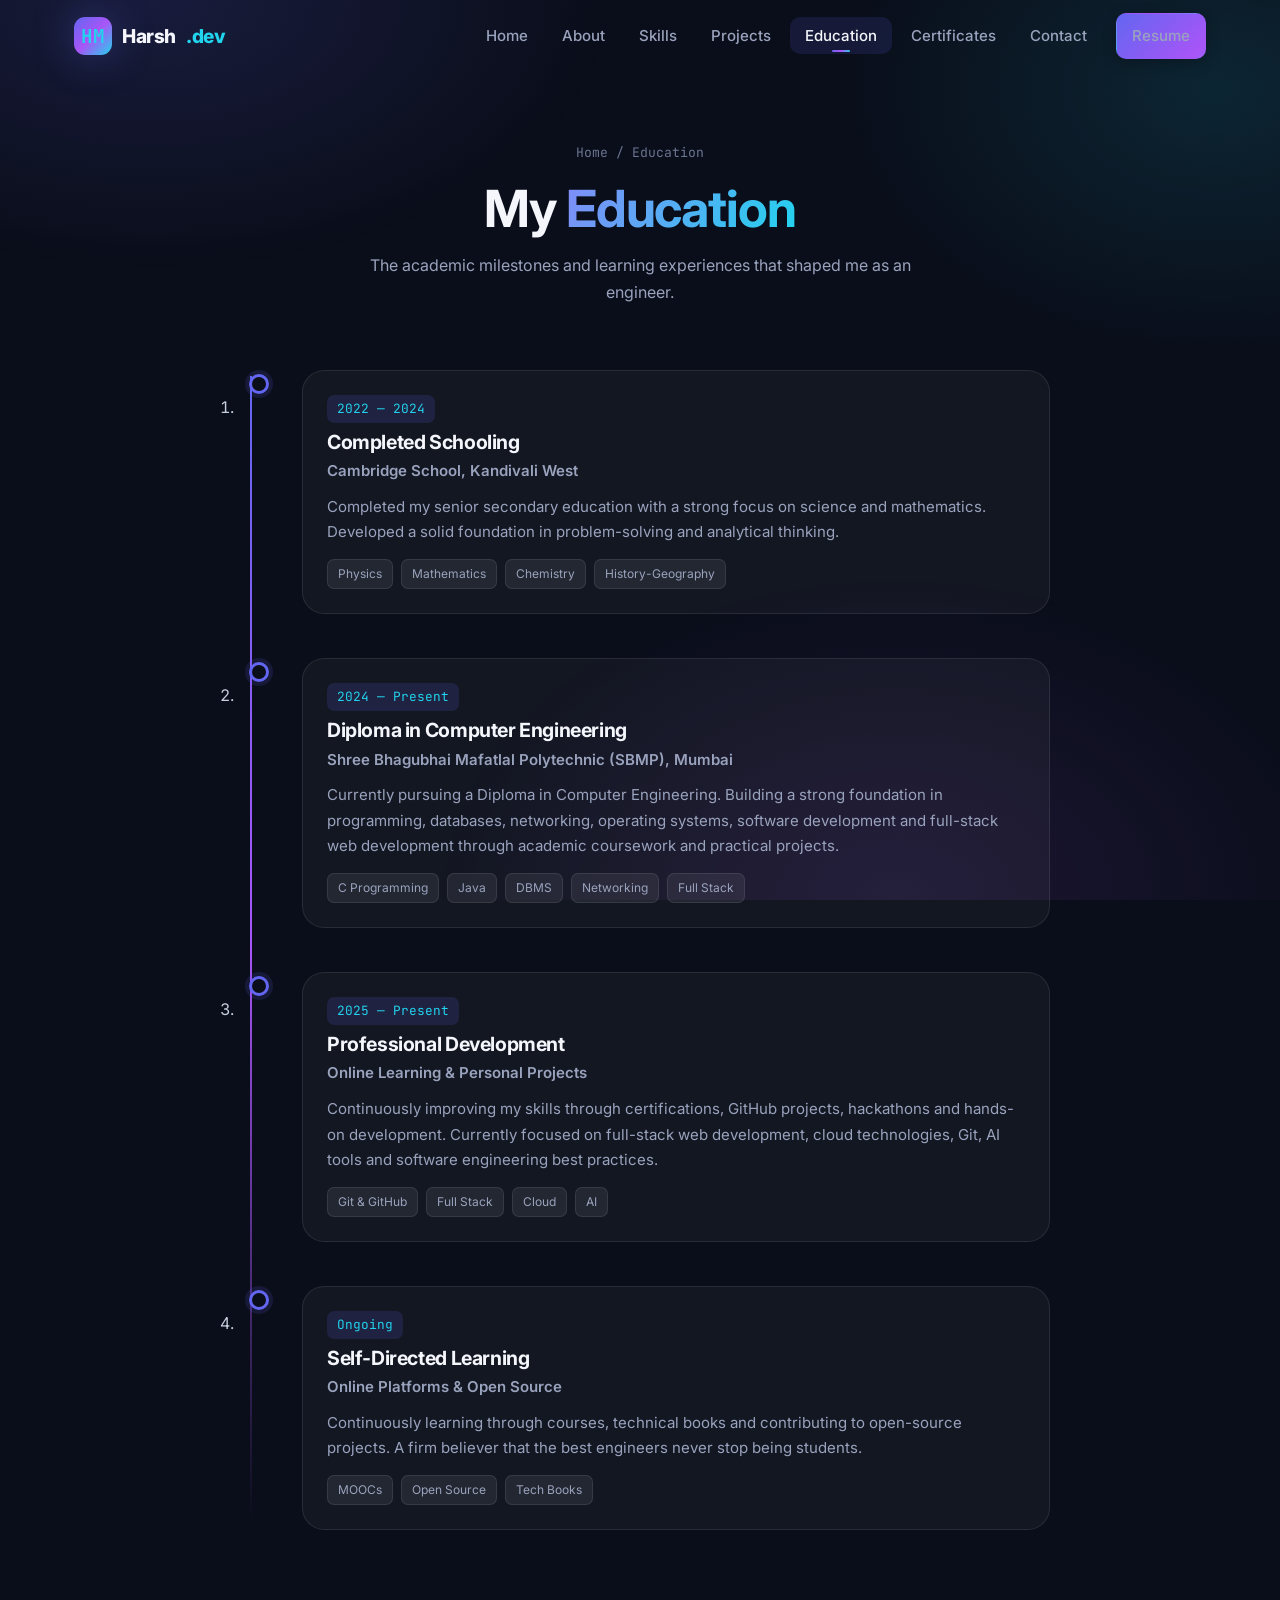
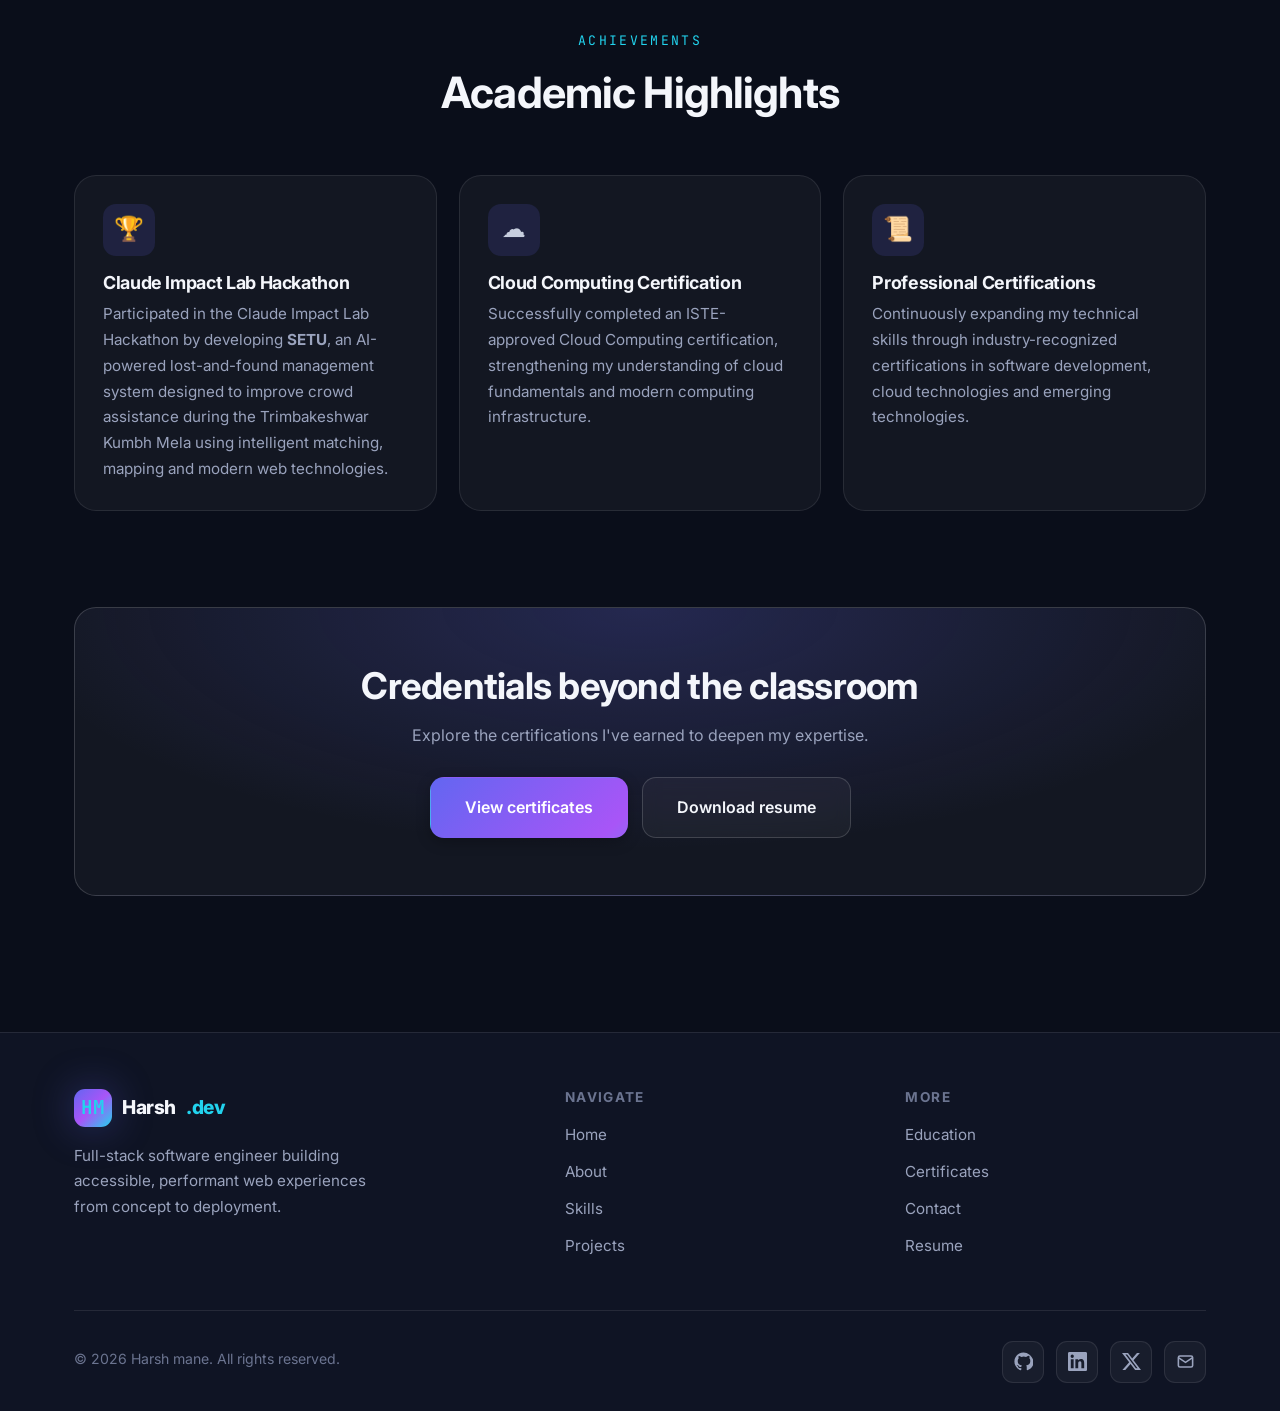
<file: education.html>
<!DOCTYPE html>
<html lang="en">
<head>
  <meta charset="UTF-8" />
  <meta name="viewport" content="width=device-width, initial-scale=1.0" />
  <meta name="description" content="Education and academic journey of Harsh mane, presented as a timeline of milestones." />
  <meta name="author" content="Harsh mane" />
  <meta name="theme-color" content="#0a0e1a" />
  <title>Education · Harsh mane</title>

  <link rel="preconnect" href="https://fonts.googleapis.com" />
  <link rel="preconnect" href="https://fonts.gstatic.com" crossorigin />
  <link href="https://fonts.googleapis.com/css2?family=Inter:wght@400;500;600;700;800&family=JetBrains+Mono:wght@400;500;700&display=swap" rel="stylesheet" />
  <link rel="stylesheet" href="css/style.css" />
  <link rel="stylesheet" href="css/responsive.css" />
  <link rel="icon" href="data:image/svg+xml,<svg xmlns='http://www.w3.org/2000/svg' viewBox='0 0 100 100'><text y='.9em' font-size='90'>👨‍💻</text></svg>" />
</head>
<body>
  <header>
    <nav class="navbar" aria-label="Primary">
      <div class="nav-inner">
        <a href="index.html" class="brand" aria-label="Harsh mane home"><span class="brand-mark">HM</span> Harsh<span>.dev</span></a>
        <ul class="nav-links" id="nav-links">
          <li><a href="index.html">Home</a></li>
          <li><a href="about.html">About</a></li>
          <li><a href="skills.html">Skills</a></li>
          <li><a href="projects.html">Projects</a></li>
          <li><a href="education.html">Education</a></li>
          <li><a href="certificates.html">Certificates</a></li>
          <li><a href="contact.html">Contact</a></li>
          <li class="nav-cta"><a href="assets/Harsh-Mane-Resume.pdf" class="btn btn-primary" download>Resume</a></li>
        </ul>
        <button class="nav-toggle" id="nav-toggle" aria-label="Toggle navigation menu" aria-expanded="false" aria-controls="nav-links"><span></span><span></span><span></span></button>
      </div>
    </nav>
  </header>

  <main class="page-main">
    <div class="container">
      <div class="page-header reveal">
        <p class="crumb"><a href="index.html">Home</a> / Education</p>
        <h1>My <span class="text-gradient">Education</span></h1>
        <p>The academic milestones and learning experiences that shaped me as an engineer.</p>
      </div>
    </div>

    <section class="section" style="padding-top:24px">
      <div class="container">
        <ol class="timeline">
          <li class="tl-item reveal">
            <span class="tl-dot" aria-hidden="true"></span>
            <article class="card tl-card">
              <div class="tl-meta">
                <span class="tl-period">2022 — 2024</span>
              </div>
              <h3>Completed Schooling</h3>
              <p class="tl-place">Cambridge School, Kandivali West</p>
              <p>Completed my senior secondary education with a strong focus on science and mathematics. Developed a solid foundation in problem-solving and analytical thinking. </p>
              <div class="tl-tags">
                <span>Physics</span><span>Mathematics</span><span>Chemistry</span><span>History-Geography</span>
              </div>
            </article>
          </li>

          <li class="tl-item reveal" data-delay="1">
  <span class="tl-dot" aria-hidden="true"></span>

  <article class="card tl-card">
    <div class="tl-meta">
      <span class="tl-period">2024 — Present</span>
    </div>

    <h3>Diploma in Computer Engineering</h3>

    <p class="tl-place">
      Shree Bhagubhai Mafatlal Polytechnic (SBMP), Mumbai
    </p>

    <p>
      Currently pursuing a Diploma in Computer Engineering. Building a strong
      foundation in programming, databases, networking, operating systems,
      software development and full-stack web development through academic
      coursework and practical projects.
    </p>

    <div class="tl-tags">
      <span>C Programming</span>
      <span>Java</span>
      <span>DBMS</span>
      <span>Networking</span>
      <span>Full Stack</span>
    </div>
  </article>
</li>

          <li class="tl-item reveal" data-delay="2">
  <span class="tl-dot" aria-hidden="true"></span>

  <article class="card tl-card">
    <div class="tl-meta">
      <span class="tl-period">2025 — Present</span>
    </div>

    <h3>Professional Development</h3>

    <p class="tl-place">
      Online Learning & Personal Projects
    </p>

    <p>
      Continuously improving my skills through certifications, GitHub projects,
      hackathons and hands-on development. Currently focused on full-stack web
      development, cloud technologies, Git, AI tools and software engineering
      best practices.
    </p>

    <div class="tl-tags">
      <span>Git & GitHub</span>
      <span>Full Stack</span>
      <span>Cloud</span>
      <span>AI</span>
    </div>
  </article>
</li>

          <li class="tl-item reveal" data-delay="3">
            <span class="tl-dot" aria-hidden="true"></span>
            <article class="card tl-card">
              <div class="tl-meta">
                <span class="tl-period">Ongoing</span>
              </div>
              <h3>Self-Directed Learning</h3>
              <p class="tl-place">Online Platforms &amp; Open Source</p>
              <p>Continuously learning through courses, technical books and contributing to open-source projects. A firm believer that the best engineers never stop being students.</p>
              <div class="tl-tags">
                <span>MOOCs</span><span>Open Source</span><span>Tech Books</span>
              </div>
            </article>
          </li>
        </ol>
      </div>
    </section>

    <section class="section" style="padding-top:0">
      <div class="container">
        <div class="section-head reveal">
    <span class="eyebrow">Achievements</span>
    <h2 class="section-title">Academic Highlights</h2>
</div>

<div class="values-grid">

    <article class="card value-card reveal" data-delay="1">
        <div class="v-icon">🏆</div>
        <h4>Claude Impact Lab Hackathon</h4>
        <p>
            Participated in the Claude Impact Lab Hackathon by developing
            <strong>SETU</strong>, an AI-powered lost-and-found management system
            designed to improve crowd assistance during the Trimbakeshwar Kumbh
            Mela using intelligent matching, mapping and modern web technologies.
        </p>
    </article>

    <article class="card value-card reveal" data-delay="2">
        <div class="v-icon">☁️</div>
        <h4>Cloud Computing Certification</h4>
        <p>
            Successfully completed an ISTE-approved Cloud Computing certification,
            strengthening my understanding of cloud fundamentals and modern
            computing infrastructure.
        </p>
    </article>

    <article class="card value-card reveal" data-delay="3">
        <div class="v-icon">📜</div>
        <h4>Professional Certifications</h4>
        <p>
            Continuously expanding my technical skills through industry-recognized
            certifications in software development, cloud technologies and
            emerging technologies.
        </p>
    </article>

</div>
        </div>
      </div>
    </section>

    <section class="section" style="padding-top:0">
      <div class="container">
        <div class="cta-banner reveal">
          <h2>Credentials beyond the classroom</h2>
          <p>Explore the certifications I've earned to deepen my expertise.</p>
          <div class="cta-actions">
            <a href="certificates.html" class="btn btn-primary btn-lg">View certificates</a>
            <a href="assets/Harsh-Mane-Resume.pdf" class="btn btn-outline btn-lg" download>Download resume</a>
          </div>
        </div>
      </div>
    </section>
  </main>

  <footer class="footer">
    <div class="container">
      <div class="footer-grid">
        <div class="footer-brand">
          <a href="index.html" class="brand"><span class="brand-mark">HM</span> Harsh<span>.dev</span></a>
          <p>Full-stack software engineer building accessible, performant web experiences from concept to deployment.</p>
        </div>
        <div>
          <h5>Navigate</h5>
          <ul class="footer-links">
            <li><a href="index.html">Home</a></li><li><a href="about.html">About</a></li>
            <li><a href="skills.html">Skills</a></li><li><a href="projects.html">Projects</a></li>
          </ul>
        </div>
        <div>
          <h5>More</h5>
          <ul class="footer-links">
            <li><a href="education.html">Education</a></li><li><a href="certificates.html">Certificates</a></li>
            <li><a href="contact.html">Contact</a></li><li><a href="assets/Harsh-Mane-Resume.pdf" download>Resume</a></li>
          </ul>
        </div>
      </div>
      <div class="footer-bottom">
        <p>© <span class="footer-year">2026</span> Harsh mane. All rights reserved.</p>
        <div class="socials">
          <a href="https://github.com" class="social-link" aria-label="GitHub" target="_blank" rel="noopener noreferrer"><svg viewBox="0 0 24 24" fill="currentColor" aria-hidden="true"><path d="M12 .5C5.7.5.5 5.7.5 12c0 5.1 3.3 9.4 7.9 10.9.6.1.8-.3.8-.6v-2c-3.2.7-3.9-1.5-3.9-1.5-.5-1.3-1.3-1.7-1.3-1.7-1.1-.7.1-.7.1-.7 1.2.1 1.8 1.2 1.8 1.2 1 1.8 2.7 1.3 3.4 1 .1-.7.4-1.3.7-1.6-2.6-.3-5.3-1.3-5.3-5.8 0-1.3.5-2.3 1.2-3.1-.1-.3-.5-1.5.1-3.1 0 0 1-.3 3.3 1.2a11 11 0 0 1 6 0C18.3 4.5 19.3 4.8 19.3 4.8c.6 1.6.2 2.8.1 3.1.8.8 1.2 1.8 1.2 3.1 0 4.5-2.7 5.5-5.3 5.8.4.4.8 1.1.8 2.2v3.3c0 .3.2.7.8.6a11.5 11.5 0 0 0 7.9-10.9C23.5 5.7 18.3.5 12 .5z"/></svg></a>
          <a href="https://linkedin.com" class="social-link" aria-label="LinkedIn" target="_blank" rel="noopener noreferrer"><svg viewBox="0 0 24 24" fill="currentColor" aria-hidden="true"><path d="M20.45 20.45h-3.56v-5.57c0-1.33 0-3.04-1.85-3.04-1.85 0-2.14 1.45-2.14 2.94v5.67H9.34V9h3.42v1.56h.05c.48-.9 1.64-1.85 3.37-1.85 3.6 0 4.27 2.37 4.27 5.46v6.28zM5.34 7.43a2.07 2.07 0 1 1 0-4.14 2.07 2.07 0 0 1 0 4.14zM7.12 20.45H3.55V9h3.57v11.45zM22.22 0H1.77C.79 0 0 .77 0 1.73v20.54C0 23.23.79 24 1.77 24h20.45c.98 0 1.78-.77 1.78-1.73V1.73C24 .77 23.2 0 22.22 0z"/></svg></a>
          <a href="https://twitter.com" class="social-link" aria-label="X (Twitter)" target="_blank" rel="noopener noreferrer"><svg viewBox="0 0 24 24" fill="currentColor" aria-hidden="true"><path d="M18.9 1.15h3.68l-8.04 9.19L24 22.85h-7.41l-5.8-7.58-6.64 7.58H.46l8.6-9.83L0 1.15h7.6l5.24 6.93 6.06-6.93zm-1.29 19.5h2.04L6.48 3.24H4.3L17.61 20.65z"/></svg></a>
          <a href="mailto:harshmanecol2108@gmail.com" class="social-link" aria-label="Email"><svg viewBox="0 0 24 24" fill="none" stroke="currentColor" stroke-width="2" aria-hidden="true"><rect x="3" y="5" width="18" height="14" rx="2"/><path d="M3 7l9 6 9-6"/></svg></a>
        </div>
      </div>
    </div>
  </footer>

  <button class="back-to-top" aria-label="Back to top"><svg viewBox="0 0 24 24" fill="none" stroke="currentColor" stroke-width="2" aria-hidden="true"><path d="M12 19V5M5 12l7-7 7 7"/></svg></button>
  <script src="js/main.js"></script>
</body>
</html>
</file>
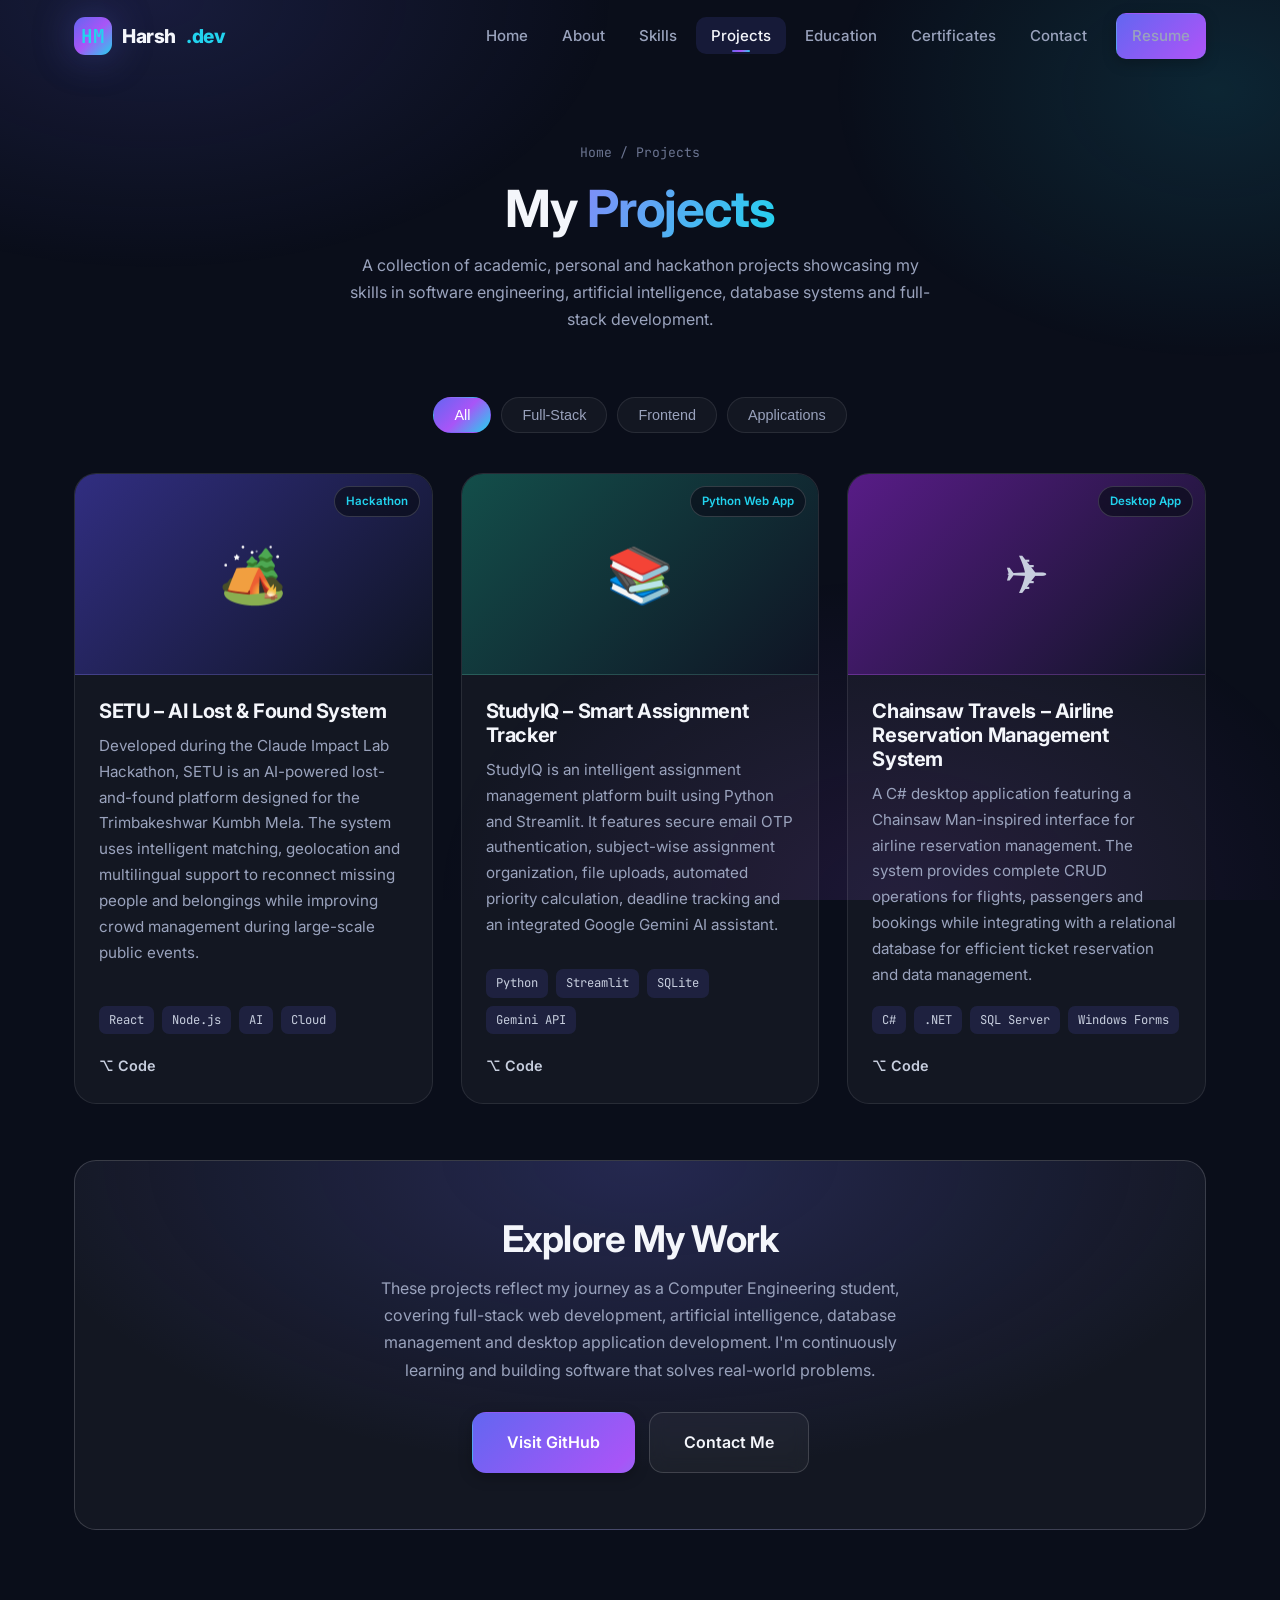
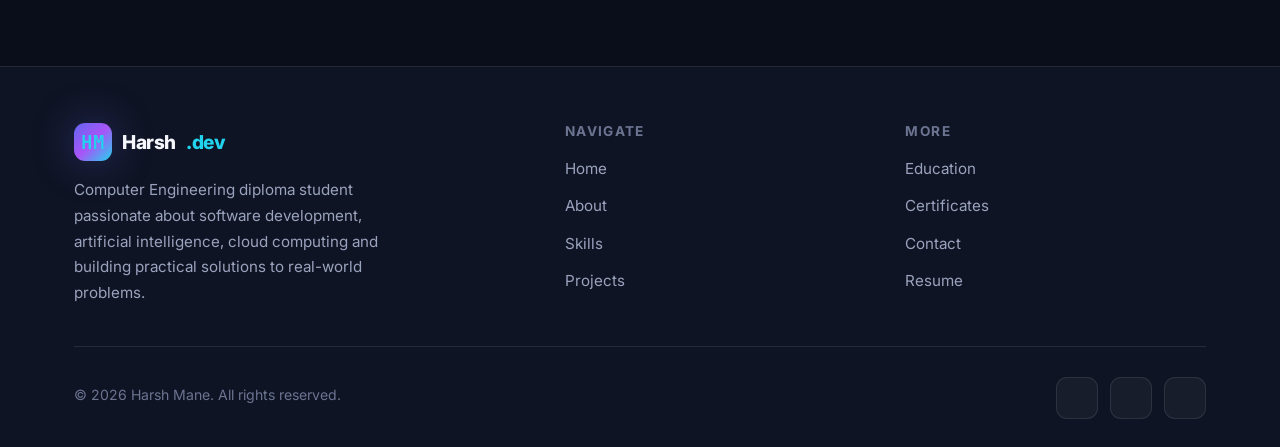
<file: projects.html>
<!DOCTYPE html>
<html lang="en">
<head>
  <meta charset="UTF-8" />
  <meta name="viewport" content="width=device-width, initial-scale=1.0" />

  <meta name="description"
    content="Projects by Harsh Mane including AI applications, desktop software, full-stack web development and database-driven applications." />

  <meta name="author" content="Harsh Mane" />
  <meta name="theme-color" content="#0a0e1a" />

  <title>Projects · Harsh Mane</title>

  <link rel="preconnect" href="https://fonts.googleapis.com" />
  <link rel="preconnect" href="https://fonts.gstatic.com" crossorigin />

  <link href="https://fonts.googleapis.com/css2?family=Inter:wght@400;500;600;700;800&family=JetBrains+Mono:wght@400;500;700&display=swap" rel="stylesheet"/>

  <link rel="stylesheet" href="css/style.css" />
  <link rel="stylesheet" href="css/responsive.css" />

  <link rel="icon"
    href="data:image/svg+xml,<svg xmlns='http://www.w3.org/2000/svg' viewBox='0 0 100 100'><text y='.9em' font-size='90'>👨‍💻</text></svg>" />
</head>

<body>

<header>

<nav class="navbar" aria-label="Primary">

<div class="nav-inner">

<a href="index.html" class="brand" aria-label="Harsh Mane home">
<span class="brand-mark">HM</span>
Harsh<span>.dev</span>
</a>

<ul class="nav-links" id="nav-links">
<li><a href="index.html">Home</a></li>
<li><a href="about.html">About</a></li>
<li><a href="skills.html">Skills</a></li>
<li><a href="projects.html">Projects</a></li>
<li><a href="education.html">Education</a></li>
<li><a href="certificates.html">Certificates</a></li>
<li><a href="contact.html">Contact</a></li>

<li class="nav-cta">
<a href="assets/Harsh-Mane-Resume.pdf"
class="btn btn-primary"
download>
Resume
</a>
</li>

</ul>

<button
class="nav-toggle"
id="nav-toggle"
aria-label="Toggle navigation menu"
aria-expanded="false"
aria-controls="nav-links">

<span></span>
<span></span>
<span></span>

</button>

</div>

</nav>

</header>

<main class="page-main">

<div class="container">

<div class="page-header reveal">

<p class="crumb">
<a href="index.html">Home</a> /
Projects
</p>

<h1>
My <span class="text-gradient">Projects</span>
</h1>

<p>
A collection of academic, personal and hackathon projects showcasing
my skills in software engineering, artificial intelligence,
database systems and full-stack development.
</p>

</div>

</div>

<section class="section" style="padding-top:24px">

<div class="container">

<!-- FILTERS -->

<div class="filter-bar reveal"
role="tablist"
aria-label="Project filters">

<button class="filter-btn active"
data-filter="all">
All
</button>

<button class="filter-btn"
data-filter="fullstack">
Full-Stack
</button>

<button class="filter-btn"
data-filter="frontend">
Frontend
</button>

<button class="filter-btn"
data-filter="app">
Applications
</button>

</div>

<!-- PROJECT GRID -->

<div class="projects-grid">

<!-- ===================== -->
<!-- PROJECT 1 -->
<!-- ===================== -->

<article class="card project-card reveal"
data-category="fullstack app">

<div class="project-thumb p-grad-1"
aria-hidden="true">

🏕️

<span class="project-badge">
Hackathon
</span>

</div>

<div class="project-body">

<h3>
SETU – AI Lost & Found System
</h3>

<p>

Developed during the Claude Impact Lab Hackathon,
SETU is an AI-powered lost-and-found platform
designed for the Trimbakeshwar Kumbh Mela.

The system uses intelligent matching,
geolocation and multilingual support
to reconnect missing people and belongings
while improving crowd management during
large-scale public events.

</p>

<ul class="tech-list">

<li>React</li>
<li>Node.js</li>
<li>AI</li>
<li>Cloud</li>

</ul>

<div class="project-links">

<a href="https://github.com/YOUR_USERNAME/SETU"
target="_blank"
rel="noopener noreferrer">

⌥ Code

</a>

</div>

</div>

</article>

<!-- ===================== -->
<!-- PROJECT 2 -->
<!-- ===================== -->

<article class="card project-card reveal"
data-category="app">

<div class="project-thumb p-grad-2"
aria-hidden="true">

📚

<span class="project-badge">

Python Web App

</span>

</div>

<div class="project-body">

<h3>

StudyIQ – Smart Assignment Tracker

</h3>

<p>

StudyIQ is an intelligent assignment management
platform built using Python and Streamlit.

It features secure email OTP authentication,
subject-wise assignment organization,
file uploads, automated priority calculation,
deadline tracking and an integrated
Google Gemini AI assistant.

</p>

<ul class="tech-list">

<li>Python</li>
<li>Streamlit</li>
<li>SQLite</li>
<li>Gemini API</li>

</ul>

<div class="project-links">

<a href="https://github.com/YOUR_USERNAME/StudyIQ"
target="_blank"
rel="noopener noreferrer">

⌥ Code

</a>

</div>

</div>

</article>

<!-- ===================== -->
<!-- PROJECT 3 -->
<!-- ===================== -->

<article class="card project-card reveal"
data-category="app">

<div class="project-thumb p-grad-3"
aria-hidden="true">

✈️

<span class="project-badge">

Desktop App

</span>

</div>

<div class="project-body">

<h3>

Chainsaw Travels –
Airline Reservation Management System

</h3>

<p>

A C# desktop application featuring a
Chainsaw Man-inspired interface for airline
reservation management.

The system provides complete CRUD
operations for flights, passengers
and bookings while integrating with
a relational database for efficient
ticket reservation and data management.

</p>

<ul class="tech-list">

<li>C#</li>
<li>.NET</li>
<li>SQL Server</li>
<li>Windows Forms</li>

</ul>

<div class="project-links">

<a href="https://github.com/YOUR_USERNAME/Chainsaw-Travels"
target="_blank"
rel="noopener noreferrer">

⌥ Code

</a>

</div>

</div>

</article>

        </div>
        <!-- End Projects Grid -->

        <!-- CTA Banner -->

        <div class="cta-banner reveal" style="margin-top:56px">

            <h2>Explore My Work</h2>

            <p>
                These projects reflect my journey as a Computer Engineering
                student, covering full-stack web development, artificial
                intelligence, database management and desktop application
                development. I'm continuously learning and building software
                that solves real-world problems.
            </p>

            <div class="cta-actions">

                <a href="https://github.com/Proacoder"
                   target="_blank"
                   rel="noopener noreferrer"
                   class="btn btn-primary btn-lg">

                    Visit GitHub

                </a>

                <a href="contact.html"
                   class="btn btn-outline btn-lg">

                    Contact Me

                </a>

            </div>

        </div>

    </div>

</section>

</main>

<footer class="footer">

    <div class="container">

        <div class="footer-grid">

            <div class="footer-brand">

                <a href="index.html" class="brand">

                    <span class="brand-mark">HM</span>

                    Harsh<span>.dev</span>

                </a>

                <p>
                    Computer Engineering diploma student passionate about
                    software development, artificial intelligence, cloud
                    computing and building practical solutions to real-world
                    problems.
                </p>

            </div>

            <div>

                <h5>Navigate</h5>

                <ul class="footer-links">

                    <li><a href="index.html">Home</a></li>
                    <li><a href="about.html">About</a></li>
                    <li><a href="skills.html">Skills</a></li>
                    <li><a href="projects.html">Projects</a></li>

                </ul>

            </div>

            <div>

                <h5>More</h5>

                <ul class="footer-links">

                    <li><a href="education.html">Education</a></li>
                    <li><a href="certificates.html">Certificates</a></li>
                    <li><a href="contact.html">Contact</a></li>
                    <li>
                        <a href="assets/Harsh-Mane-Resume.pdf" download>
                            Resume
                        </a>
                    </li>

                </ul>

            </div>

        </div>

        <div class="footer-bottom">

            <p>
                © <span class="footer-year">2026</span>
                Harsh Mane. All rights reserved.
            </p>

            <div class="socials">

                <a href="https://github.com/Proacoder"
                   class="social-link"
                   aria-label="GitHub"
                   target="_blank"
                   rel="noopener noreferrer">

                    <!-- Keep your existing GitHub SVG here -->

                </a>

                <a href="https://www.linkedin.com/in/harsh-mane-810317382?utm_source=share_via&utm_content=profile&utm_medium=member_android"
                   class="social-link"
                   aria-label="LinkedIn"
                   target="_blank"
                   rel="noopener noreferrer">

                    <!-- Keep your existing LinkedIn SVG here -->

                </a>

                <a href="mailto:harshmanecol2108@gmail.com"
                   class="social-link"
                   aria-label="Email">

                    <!-- Keep your existing Email SVG here -->

                </a>

            </div>

        </div>

    </div>

</footer>

<button class="back-to-top" aria-label="Back to top">

    <svg viewBox="0 0 24 24"
         fill="none"
         stroke="currentColor"
         stroke-width="2"
         aria-hidden="true">

        <path d="M12 19V5M5 12l7-7 7 7"/>

    </svg>

</button>

<script src="js/main.js"></script>

</body>

</html>
</file>
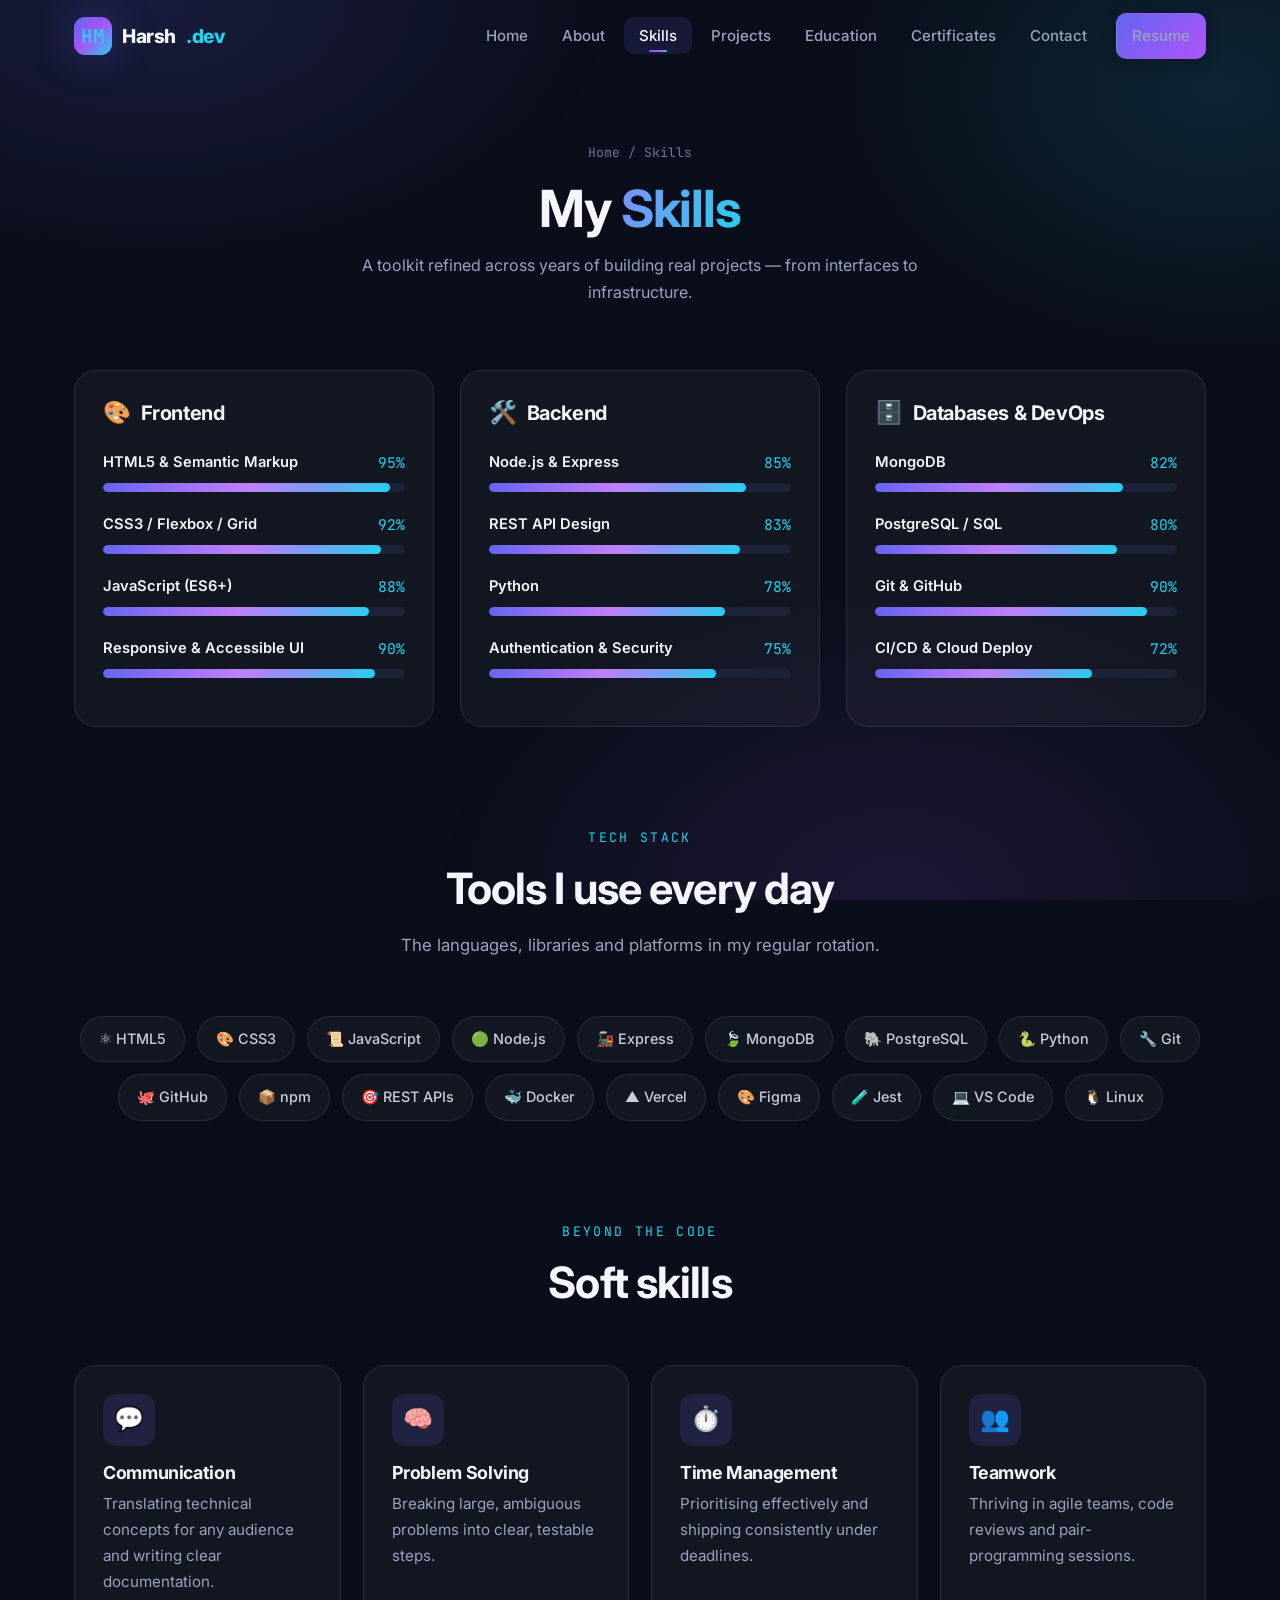
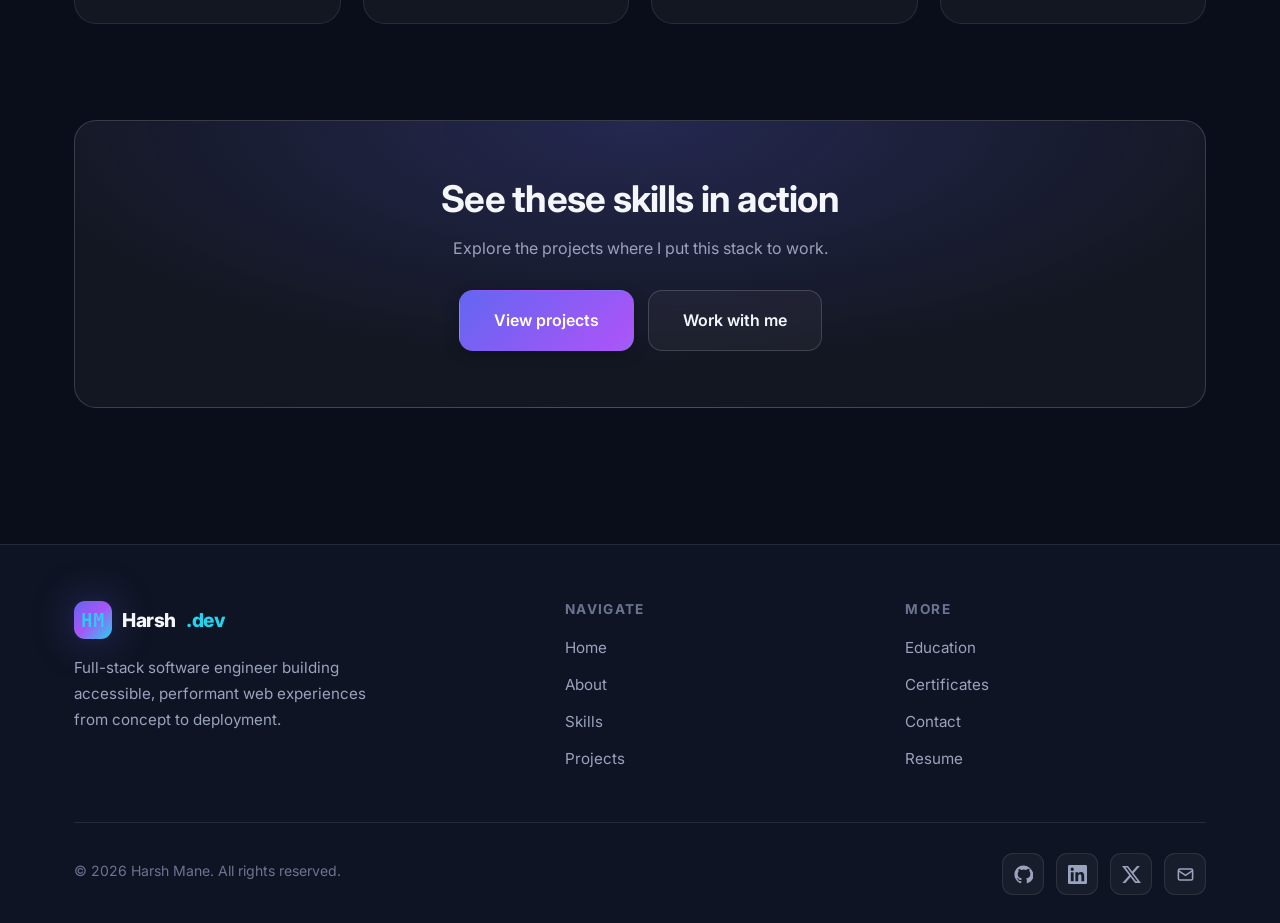
<file: skills.html>
<!DOCTYPE html>
<html lang="en">
<head>
  <meta charset="UTF-8" />
  <meta name="viewport" content="width=device-width, initial-scale=1.0" />
  <meta name="description" content="Technical skills of Harsh Mane — frontend, backend, databases, tools and the technologies I work with day to day." />
  <meta name="author" content="Harsh Mane" />
  <meta name="theme-color" content="#0a0e1a" />
  <title>Skills · Harsh Mane</title>

  <link rel="preconnect" href="https://fonts.googleapis.com" />
  <link rel="preconnect" href="https://fonts.gstatic.com" crossorigin />
  <link href="https://fonts.googleapis.com/css2?family=Inter:wght@400;500;600;700;800&family=JetBrains+Mono:wght@400;500;700&display=swap" rel="stylesheet" />
  <link rel="stylesheet" href="css/style.css" />
  <link rel="stylesheet" href="css/responsive.css" />
  <link rel="icon" href="data:image/svg+xml,<svg xmlns='http://www.w3.org/2000/svg' viewBox='0 0 100 100'><text y='.9em' font-size='90'>👨‍💻</text></svg>" />
</head>
<body>
  <header>
    <nav class="navbar" aria-label="Primary">
      <div class="nav-inner">
        <a href="index.html" class="brand" aria-label="Harsh Mane home"><span class="brand-mark">HM</span> Harsh<span>.dev</span></a>
        <ul class="nav-links" id="nav-links">
          <li><a href="index.html">Home</a></li>
          <li><a href="about.html">About</a></li>
          <li><a href="skills.html">Skills</a></li>
          <li><a href="projects.html">Projects</a></li>
          <li><a href="education.html">Education</a></li>
          <li><a href="certificates.html">Certificates</a></li>
          <li><a href="contact.html">Contact</a></li>
          <li class="nav-cta"><a href="assets/Harsh-Mane-Resume.pdf" class="btn btn-primary" download>Resume</a></li>
        </ul>
        <button class="nav-toggle" id="nav-toggle" aria-label="Toggle navigation menu" aria-expanded="false" aria-controls="nav-links"><span></span><span></span><span></span></button>
      </div>
    </nav>
  </header>

  <main class="page-main">
    <div class="container">
      <div class="page-header reveal">
        <p class="crumb"><a href="index.html">Home</a> / Skills</p>
        <h1>My <span class="text-gradient">Skills</span></h1>
        <p>A toolkit refined across years of building real projects — from interfaces to infrastructure.</p>
      </div>
    </div>

    <!-- SKILL BARS -->
    <section class="section" style="padding-top:24px">
      <div class="container">
        <div class="skills-layout">
          <!-- Frontend -->
          <article class="card skill-group reveal">
            <h3><span class="sg-icon" aria-hidden="true">🎨</span> Frontend</h3>

            <div class="skill-item">
              <div class="skill-top"><span class="skill-name">HTML5 &amp; Semantic Markup</span><span class="skill-pct">95%</span></div>
              <div class="progress"><div class="progress-bar" data-value="95" role="progressbar" aria-valuenow="95" aria-valuemin="0" aria-valuemax="100" aria-label="HTML5 proficiency"></div></div>
            </div>
            <div class="skill-item">
              <div class="skill-top"><span class="skill-name">CSS3 / Flexbox / Grid</span><span class="skill-pct">92%</span></div>
              <div class="progress"><div class="progress-bar" data-value="92" role="progressbar" aria-valuenow="92" aria-valuemin="0" aria-valuemax="100" aria-label="CSS3 proficiency"></div></div>
            </div>
            <div class="skill-item">
              <div class="skill-top"><span class="skill-name">JavaScript (ES6+)</span><span class="skill-pct">88%</span></div>
              <div class="progress"><div class="progress-bar" data-value="88" role="progressbar" aria-valuenow="88" aria-valuemin="0" aria-valuemax="100" aria-label="JavaScript proficiency"></div></div>
            </div>
            <div class="skill-item">
              <div class="skill-top"><span class="skill-name">Responsive &amp; Accessible UI</span><span class="skill-pct">90%</span></div>
              <div class="progress"><div class="progress-bar" data-value="90" role="progressbar" aria-valuenow="90" aria-valuemin="0" aria-valuemax="100" aria-label="Responsive UI proficiency"></div></div>
            </div>
          </article>

          <!-- Backend -->
          <article class="card skill-group reveal" data-delay="1">
            <h3><span class="sg-icon" aria-hidden="true">🛠️</span> Backend</h3>

            <div class="skill-item">
              <div class="skill-top"><span class="skill-name">Node.js &amp; Express</span><span class="skill-pct">85%</span></div>
              <div class="progress"><div class="progress-bar" data-value="85" role="progressbar" aria-valuenow="85" aria-valuemin="0" aria-valuemax="100" aria-label="Node.js proficiency"></div></div>
            </div>
            <div class="skill-item">
              <div class="skill-top"><span class="skill-name">REST API Design</span><span class="skill-pct">83%</span></div>
              <div class="progress"><div class="progress-bar" data-value="83" role="progressbar" aria-valuenow="83" aria-valuemin="0" aria-valuemax="100" aria-label="REST API proficiency"></div></div>
            </div>
            <div class="skill-item">
              <div class="skill-top"><span class="skill-name">Python</span><span class="skill-pct">78%</span></div>
              <div class="progress"><div class="progress-bar" data-value="78" role="progressbar" aria-valuenow="78" aria-valuemin="0" aria-valuemax="100" aria-label="Python proficiency"></div></div>
            </div>
            <div class="skill-item">
              <div class="skill-top"><span class="skill-name">Authentication &amp; Security</span><span class="skill-pct">75%</span></div>
              <div class="progress"><div class="progress-bar" data-value="75" role="progressbar" aria-valuenow="75" aria-valuemin="0" aria-valuemax="100" aria-label="Authentication proficiency"></div></div>
            </div>
          </article>

          <!-- Databases & Tools -->
          <article class="card skill-group reveal" data-delay="2">
            <h3><span class="sg-icon" aria-hidden="true">🗄️</span> Databases &amp; DevOps</h3>

            <div class="skill-item">
              <div class="skill-top"><span class="skill-name">MongoDB</span><span class="skill-pct">82%</span></div>
              <div class="progress"><div class="progress-bar" data-value="82" role="progressbar" aria-valuenow="82" aria-valuemin="0" aria-valuemax="100" aria-label="MongoDB proficiency"></div></div>
            </div>
            <div class="skill-item">
              <div class="skill-top"><span class="skill-name">PostgreSQL / SQL</span><span class="skill-pct">80%</span></div>
              <div class="progress"><div class="progress-bar" data-value="80" role="progressbar" aria-valuenow="80" aria-valuemin="0" aria-valuemax="100" aria-label="SQL proficiency"></div></div>
            </div>
            <div class="skill-item">
              <div class="skill-top"><span class="skill-name">Git &amp; GitHub</span><span class="skill-pct">90%</span></div>
              <div class="progress"><div class="progress-bar" data-value="90" role="progressbar" aria-valuenow="90" aria-valuemin="0" aria-valuemax="100" aria-label="Git proficiency"></div></div>
            </div>
            <div class="skill-item">
              <div class="skill-top"><span class="skill-name">CI/CD &amp; Cloud Deploy</span><span class="skill-pct">72%</span></div>
              <div class="progress"><div class="progress-bar" data-value="72" role="progressbar" aria-valuenow="72" aria-valuemin="0" aria-valuemax="100" aria-label="CI/CD proficiency"></div></div>
            </div>
          </article>
        </div>
      </div>
    </section>

    <!-- TOOLS CLOUD -->
    <section class="section" style="padding-top:0">
      <div class="container">
        <div class="section-head reveal">
          <span class="eyebrow">Tech Stack</span>
          <h2 class="section-title">Tools I use every day</h2>
          <p class="section-subtitle">The languages, libraries and platforms in my regular rotation.</p>
        </div>

        <div class="tools-cloud reveal" data-delay="1">
          <span class="tool-chip">⚛️ HTML5</span>
          <span class="tool-chip">🎨 CSS3</span>
          <span class="tool-chip">📜 JavaScript</span>
          <span class="tool-chip">🟢 Node.js</span>
          <span class="tool-chip">🚂 Express</span>
          <span class="tool-chip">🍃 MongoDB</span>
          <span class="tool-chip">🐘 PostgreSQL</span>
          <span class="tool-chip">🐍 Python</span>
          <span class="tool-chip">🔧 Git</span>
          <span class="tool-chip">🐙 GitHub</span>
          <span class="tool-chip">📦 npm</span>
          <span class="tool-chip">🎯 REST APIs</span>
          <span class="tool-chip">🐳 Docker</span>
          <span class="tool-chip">▲ Vercel</span>
          <span class="tool-chip">🎨 Figma</span>
          <span class="tool-chip">🧪 Jest</span>
          <span class="tool-chip">💻 VS Code</span>
          <span class="tool-chip">🐧 Linux</span>
        </div>
      </div>
    </section>

    <!-- SOFT SKILLS -->
    <section class="section" style="padding-top:0">
      <div class="container">
        <div class="section-head reveal">
          <span class="eyebrow">Beyond the Code</span>
          <h2 class="section-title">Soft skills</h2>
        </div>
        <div class="values-grid">
          <article class="card value-card reveal" data-delay="1">
            <div class="v-icon" aria-hidden="true">💬</div>
            <h4>Communication</h4>
            <p>Translating technical concepts for any audience and writing clear documentation.</p>
          </article>
          <article class="card value-card reveal" data-delay="2">
            <div class="v-icon" aria-hidden="true">🧠</div>
            <h4>Problem Solving</h4>
            <p>Breaking large, ambiguous problems into clear, testable steps.</p>
          </article>
          <article class="card value-card reveal" data-delay="3">
            <div class="v-icon" aria-hidden="true">⏱️</div>
            <h4>Time Management</h4>
            <p>Prioritising effectively and shipping consistently under deadlines.</p>
          </article>
          <article class="card value-card reveal" data-delay="1">
            <div class="v-icon" aria-hidden="true">👥</div>
            <h4>Teamwork</h4>
            <p>Thriving in agile teams, code reviews and pair-programming sessions.</p>
          </article>
        </div>
      </div>
    </section>

    <section class="section" style="padding-top:0">
      <div class="container">
        <div class="cta-banner reveal">
          <h2>See these skills in action</h2>
          <p>Explore the projects where I put this stack to work.</p>
          <div class="cta-actions">
            <a href="projects.html" class="btn btn-primary btn-lg">View projects</a>
            <a href="contact.html" class="btn btn-outline btn-lg">Work with me</a>
          </div>
        </div>
      </div>
    </section>
  </main>

  <footer class="footer">
    <div class="container">
      <div class="footer-grid">
        <div class="footer-brand">
          <a href="index.html" class="brand"><span class="brand-mark">HM</span> Harsh<span>.dev</span></a>
          <p>Full-stack software engineer building accessible, performant web experiences from concept to deployment.</p>
        </div>
        <div>
          <h5>Navigate</h5>
          <ul class="footer-links">
            <li><a href="index.html">Home</a></li><li><a href="about.html">About</a></li>
            <li><a href="skills.html">Skills</a></li><li><a href="projects.html">Projects</a></li>
          </ul>
        </div>
        <div>
          <h5>More</h5>
          <ul class="footer-links">
            <li><a href="education.html">Education</a></li><li><a href="certificates.html">Certificates</a></li>
            <li><a href="contact.html">Contact</a></li><li><a href="assets/Harsh-Mane-Resume.pdf" download>Resume</a></li>
          </ul>
        </div>
      </div>
      <div class="footer-bottom">
        <p>© <span class="footer-year">2026</span> Harsh Mane. All rights reserved.</p>
        <div class="socials">
          <a href="https://github.com" class="social-link" aria-label="GitHub" target="_blank" rel="noopener noreferrer"><svg viewBox="0 0 24 24" fill="currentColor" aria-hidden="true"><path d="M12 .5C5.7.5.5 5.7.5 12c0 5.1 3.3 9.4 7.9 10.9.6.1.8-.3.8-.6v-2c-3.2.7-3.9-1.5-3.9-1.5-.5-1.3-1.3-1.7-1.3-1.7-1.1-.7.1-.7.1-.7 1.2.1 1.8 1.2 1.8 1.2 1 1.8 2.7 1.3 3.4 1 .1-.7.4-1.3.7-1.6-2.6-.3-5.3-1.3-5.3-5.8 0-1.3.5-2.3 1.2-3.1-.1-.3-.5-1.5.1-3.1 0 0 1-.3 3.3 1.2a11 11 0 0 1 6 0C18.3 4.5 19.3 4.8 19.3 4.8c.6 1.6.2 2.8.1 3.1.8.8 1.2 1.8 1.2 3.1 0 4.5-2.7 5.5-5.3 5.8.4.4.8 1.1.8 2.2v3.3c0 .3.2.7.8.6a11.5 11.5 0 0 0 7.9-10.9C23.5 5.7 18.3.5 12 .5z"/></svg></a>
          <a href="https://linkedin.com" class="social-link" aria-label="LinkedIn" target="_blank" rel="noopener noreferrer"><svg viewBox="0 0 24 24" fill="currentColor" aria-hidden="true"><path d="M20.45 20.45h-3.56v-5.57c0-1.33 0-3.04-1.85-3.04-1.85 0-2.14 1.45-2.14 2.94v5.67H9.34V9h3.42v1.56h.05c.48-.9 1.64-1.85 3.37-1.85 3.6 0 4.27 2.37 4.27 5.46v6.28zM5.34 7.43a2.07 2.07 0 1 1 0-4.14 2.07 2.07 0 0 1 0 4.14zM7.12 20.45H3.55V9h3.57v11.45zM22.22 0H1.77C.79 0 0 .77 0 1.73v20.54C0 23.23.79 24 1.77 24h20.45c.98 0 1.78-.77 1.78-1.73V1.73C24 .77 23.2 0 22.22 0z"/></svg></a>
          <a href="https://twitter.com" class="social-link" aria-label="X (Twitter)" target="_blank" rel="noopener noreferrer"><svg viewBox="0 0 24 24" fill="currentColor" aria-hidden="true"><path d="M18.9 1.15h3.68l-8.04 9.19L24 22.85h-7.41l-5.8-7.58-6.64 7.58H.46l8.6-9.83L0 1.15h7.6l5.24 6.93 6.06-6.93zm-1.29 19.5h2.04L6.48 3.24H4.3L17.61 20.65z"/></svg></a>
          <a href="mailto:harshmanecol2108@gmail.com" class="social-link" aria-label="Email"><svg viewBox="0 0 24 24" fill="none" stroke="currentColor" stroke-width="2" aria-hidden="true"><rect x="3" y="5" width="18" height="14" rx="2"/><path d="M3 7l9 6 9-6"/></svg></a>
        </div>
      </div>
    </div>
  </footer>

  <button class="back-to-top" aria-label="Back to top"><svg viewBox="0 0 24 24" fill="none" stroke="currentColor" stroke-width="2" aria-hidden="true"><path d="M12 19V5M5 12l7-7 7 7"/></svg></button>
  <script src="js/main.js"></script>
</body>
</html>
</file>
<file: css/style.css>
/* =============================================================
   Harsh Mane — Personal Portfolio
   style.css  •  Core styles, theme & components
   Author: Portfolio Project
   ============================================================= */

/* -------------------------------------------------------------
   1. CSS Variables (Design Tokens)
   ------------------------------------------------------------- */
:root {
  /* Color palette — dark professional theme */
  --bg-900: #0a0e1a;
  --bg-800: #0f1424;
  --bg-700: #151b2e;
  --bg-600: #1c2238;
  --surface: rgba(255, 255, 255, 0.04);
  --surface-strong: rgba(255, 255, 255, 0.07);
  --border: rgba(255, 255, 255, 0.09);
  --border-strong: rgba(255, 255, 255, 0.16);

  --text-100: #f4f6fb;
  --text-200: #c7cede;
  --text-300: #9aa3bd;
  --text-400: #6b7490;

  --accent: #6366f1;       /* indigo */
  --accent-2: #22d3ee;     /* cyan */
  --accent-3: #a855f7;     /* purple */
  --accent-soft: rgba(99, 102, 241, 0.14);
  --success: #34d399;
  --warning: #fbbf24;

  --gradient-brand: linear-gradient(135deg, #6366f1 0%, #a855f7 50%, #22d3ee 100%);
  --gradient-text: linear-gradient(120deg, #818cf8 0%, #22d3ee 100%);

  /* Typography */
  --font-sans: "Inter", "Segoe UI", system-ui, -apple-system, sans-serif;
  --font-mono: "JetBrains Mono", "Fira Code", ui-monospace, monospace;

  /* Spacing & sizing */
  --maxw: 1180px;
  --radius-sm: 8px;
  --radius: 14px;
  --radius-lg: 22px;
  --nav-h: 72px;

  /* Effects */
  --shadow-sm: 0 4px 14px rgba(0, 0, 0, 0.25);
  --shadow: 0 16px 40px rgba(0, 0, 0, 0.35);
  --shadow-glow: 0 0 40px rgba(99, 102, 241, 0.35);
  --transition: 0.3s cubic-bezier(0.4, 0, 0.2, 1);
}

/* -------------------------------------------------------------
   2. Reset & Base
   ------------------------------------------------------------- */
*,
*::before,
*::after {
  margin: 0;
  padding: 0;
  box-sizing: border-box;
}

html {
  scroll-behavior: smooth;
  scroll-padding-top: var(--nav-h);
}

body {
  font-family: var(--font-sans);
  background-color: var(--bg-900);
  color: var(--text-200);
  line-height: 1.7;
  font-size: 16px;
  overflow-x: hidden;
  -webkit-font-smoothing: antialiased;
  position: relative;
  min-height: 100vh;
}

/* Ambient background glow */
body::before {
  content: "";
  position: fixed;
  inset: 0;
  z-index: -2;
  background:
    radial-gradient(60% 50% at 12% 0%, rgba(99, 102, 241, 0.16), transparent 60%),
    radial-gradient(50% 50% at 95% 10%, rgba(34, 211, 238, 0.12), transparent 60%),
    radial-gradient(60% 60% at 70% 100%, rgba(168, 85, 247, 0.12), transparent 60%);
  pointer-events: none;
}

img {
  max-width: 100%;
  display: block;
}

a {
  color: inherit;
  text-decoration: none;
}

ul {
  list-style: none;
}

h1, h2, h3, h4, h5 {
  color: var(--text-100);
  line-height: 1.2;
  font-weight: 700;
  letter-spacing: -0.02em;
}

::selection {
  background: var(--accent);
  color: #fff;
}

/* Custom scrollbar */
::-webkit-scrollbar { width: 11px; }
::-webkit-scrollbar-track { background: var(--bg-800); }
::-webkit-scrollbar-thumb {
  background: var(--bg-600);
  border-radius: 10px;
  border: 2px solid var(--bg-800);
}
::-webkit-scrollbar-thumb:hover { background: var(--accent); }

/* -------------------------------------------------------------
   3. Layout helpers
   ------------------------------------------------------------- */
.container {
  width: 100%;
  max-width: var(--maxw);
  margin-inline: auto;
  padding-inline: 24px;
}

.section {
  padding-block: 96px;
}

.section--tight { padding-block: 64px; }

.page-main { padding-top: var(--nav-h); }

.section-head {
  text-align: center;
  max-width: 680px;
  margin: 0 auto 56px;
}

.section-head .eyebrow {
  display: inline-block;
  font-family: var(--font-mono);
  font-size: 0.82rem;
  letter-spacing: 0.18em;
  text-transform: uppercase;
  color: var(--accent-2);
  margin-bottom: 14px;
}

.section-title {
  font-size: clamp(1.9rem, 4vw, 2.7rem);
  margin-bottom: 16px;
}

.section-subtitle {
  color: var(--text-300);
  font-size: 1.05rem;
}

.text-gradient {
  background: var(--gradient-text);
  -webkit-background-clip: text;
  background-clip: text;
  -webkit-text-fill-color: transparent;
}

/* -------------------------------------------------------------
   4. Buttons (animated)
   ------------------------------------------------------------- */
.btn {
  --btn-bg: var(--accent);
  display: inline-flex;
  align-items: center;
  gap: 10px;
  padding: 13px 26px;
  border-radius: var(--radius);
  font-weight: 600;
  font-size: 0.95rem;
  cursor: pointer;
  border: 1px solid transparent;
  position: relative;
  overflow: hidden;
  transition: transform var(--transition), box-shadow var(--transition),
    background var(--transition), color var(--transition);
  will-change: transform;
}

.btn:hover { transform: translateY(-3px); }
.btn:active { transform: translateY(-1px); }

.btn-primary {
  background: var(--gradient-brand);
  color: #fff;
  box-shadow: var(--shadow-sm);
  background-size: 180% 180%;
}
.btn-primary:hover {
  box-shadow: var(--shadow-glow);
  background-position: right center;
}

/* Shine sweep animation */
.btn-primary::after {
  content: "";
  position: absolute;
  top: 0;
  left: -120%;
  width: 60%;
  height: 100%;
  background: linear-gradient(120deg, transparent, rgba(255, 255, 255, 0.35), transparent);
  transform: skewX(-20deg);
  transition: left 0.6s ease;
}
.btn-primary:hover::after { left: 140%; }

.btn-outline {
  background: var(--surface);
  color: var(--text-100);
  border-color: var(--border-strong);
  backdrop-filter: blur(8px);
}
.btn-outline:hover {
  border-color: var(--accent);
  color: #fff;
  background: var(--accent-soft);
}

.btn-ghost {
  background: transparent;
  color: var(--text-200);
  padding-inline: 8px;
}
.btn-ghost:hover { color: var(--accent-2); }

.btn-lg { padding: 16px 34px; font-size: 1rem; }

/* -------------------------------------------------------------
   5. Navigation
   ------------------------------------------------------------- */
.navbar {
  position: fixed;
  top: 0;
  left: 0;
  width: 100%;
  height: var(--nav-h);
  z-index: 1000;
  display: flex;
  align-items: center;
  transition: background var(--transition), box-shadow var(--transition),
    backdrop-filter var(--transition);
}

.navbar.scrolled {
  background: rgba(10, 14, 26, 0.78);
  backdrop-filter: blur(16px) saturate(140%);
  border-bottom: 1px solid var(--border);
  box-shadow: var(--shadow-sm);
}

.nav-inner {
  width: 100%;
  max-width: var(--maxw);
  margin-inline: auto;
  padding-inline: 24px;
  display: flex;
  align-items: center;
  justify-content: space-between;
}

.brand {
  display: flex;
  align-items: center;
  gap: 10px;
  font-weight: 800;
  font-size: 1.2rem;
  color: var(--text-100);
  letter-spacing: -0.02em;
}

.brand-mark {
  width: 38px;
  height: 38px;
  display: grid;
  place-items: center;
  border-radius: 11px;
  background: var(--gradient-brand);
  color: #fff;
  font-family: var(--font-mono);
  font-weight: 700;
  box-shadow: var(--shadow-glow);
}

.brand span { color: var(--accent-2); }

.nav-links {
  display: flex;
  align-items: center;
  gap: 4px;
}

.nav-links a {
  position: relative;
  padding: 9px 15px;
  border-radius: 10px;
  font-size: 0.94rem;
  font-weight: 500;
  color: var(--text-300);
  transition: color var(--transition), background var(--transition);
}

.nav-links a:hover { color: var(--text-100); background: var(--surface); }

.nav-links a.active {
  color: var(--text-100);
  background: var(--accent-soft);
}

.nav-links a.active::after {
  content: "";
  position: absolute;
  left: 50%;
  bottom: 2px;
  transform: translateX(-50%);
  width: 18px;
  height: 2px;
  border-radius: 2px;
  background: var(--gradient-brand);
}

.nav-cta { margin-left: 10px; }

/* Hamburger */
.nav-toggle {
  display: none;
  flex-direction: column;
  justify-content: center;
  gap: 5px;
  width: 44px;
  height: 44px;
  background: var(--surface);
  border: 1px solid var(--border);
  border-radius: 11px;
  cursor: pointer;
}

.nav-toggle span {
  display: block;
  width: 20px;
  height: 2px;
  margin-inline: auto;
  background: var(--text-100);
  border-radius: 2px;
  transition: transform var(--transition), opacity var(--transition);
}

.nav-toggle.open span:nth-child(1) { transform: translateY(7px) rotate(45deg); }
.nav-toggle.open span:nth-child(2) { opacity: 0; }
.nav-toggle.open span:nth-child(3) { transform: translateY(-7px) rotate(-45deg); }

/* -------------------------------------------------------------
   6. Hero
   ------------------------------------------------------------- */
.hero {
  min-height: calc(100vh - var(--nav-h));
  display: flex;
  align-items: center;
  position: relative;
  padding-block: 60px;
}

.hero-grid {
  display: grid;
  grid-template-columns: 1.15fr 0.85fr;
  gap: 56px;
  align-items: center;
}

.hero-status {
  display: inline-flex;
  align-items: center;
  gap: 9px;
  padding: 7px 15px;
  border-radius: 999px;
  background: var(--surface);
  border: 1px solid var(--border);
  font-size: 0.85rem;
  color: var(--text-200);
  margin-bottom: 26px;
}

.status-dot {
  width: 9px;
  height: 9px;
  border-radius: 50%;
  background: var(--success);
  box-shadow: 0 0 0 0 rgba(52, 211, 153, 0.6);
  animation: pulse 2s infinite;
}

@keyframes pulse {
  0% { box-shadow: 0 0 0 0 rgba(52, 211, 153, 0.5); }
  70% { box-shadow: 0 0 0 9px rgba(52, 211, 153, 0); }
  100% { box-shadow: 0 0 0 0 rgba(52, 211, 153, 0); }
}

.hero h1 {
  font-size: clamp(2.4rem, 5.5vw, 3.8rem);
  margin-bottom: 18px;
}

.hero-role {
  font-family: var(--font-mono);
  font-size: clamp(1.1rem, 2.4vw, 1.5rem);
  color: var(--text-100);
  margin-bottom: 22px;
  min-height: 1.6em;
}

.typed-text { color: var(--accent-2); }

.cursor {
  display: inline-block;
  width: 3px;
  margin-left: 2px;
  background: var(--accent-2);
  animation: blink 1s steps(2) infinite;
}

@keyframes blink { 0%, 100% { opacity: 1; } 50% { opacity: 0; } }

.hero-desc {
  color: var(--text-300);
  font-size: 1.08rem;
  max-width: 520px;
  margin-bottom: 34px;
}

.hero-actions {
  display: flex;
  flex-wrap: wrap;
  gap: 14px;
  margin-bottom: 36px;
}

.hero-stats {
  display: flex;
  gap: 40px;
  flex-wrap: wrap;
}

.hero-stats .num {
  font-size: 1.9rem;
  font-weight: 800;
  color: var(--text-100);
  font-family: var(--font-mono);
}

.hero-stats .label {
  font-size: 0.85rem;
  color: var(--text-400);
}

/* Hero visual / avatar */
.hero-visual {
  display: flex;
  justify-content: center;
  position: relative;
}

.avatar-ring {
  position: relative;
  width: min(360px, 78vw);
  aspect-ratio: 1;
  border-radius: 50%;
  display: grid;
  place-items: center;
  background: conic-gradient(from 0deg, var(--accent), var(--accent-2), var(--accent-3), var(--accent));
  padding: 5px;
  animation: spin 14s linear infinite;
  box-shadow: var(--shadow-glow);
}

@keyframes spin { to { transform: rotate(360deg); } }

.avatar-inner {
  width: 100%;
  height: 100%;
  border-radius: 50%;
  background: var(--bg-800);
  display: grid;
  place-items: center;
  overflow: hidden;
  animation: spin 14s linear infinite reverse;
}

.avatar-inner .avatar-emoji {
  font-size: 7rem;
  line-height: 1;
}

.floating-card {
  position: absolute;
  display: flex;
  align-items: center;
  gap: 10px;
  padding: 11px 16px;
  border-radius: var(--radius);
  background: rgba(15, 20, 36, 0.82);
  border: 1px solid var(--border-strong);
  backdrop-filter: blur(12px);
  box-shadow: var(--shadow);
  font-size: 0.88rem;
  font-weight: 600;
  color: var(--text-100);
  animation: float 5s ease-in-out infinite;
}

.floating-card .fc-icon { font-size: 1.3rem; }
.fc-1 { top: 6%; left: -8%; }
.fc-2 { bottom: 12%; right: -10%; animation-delay: 1.5s; }
.fc-3 { bottom: 0; left: 4%; animation-delay: 2.6s; }

@keyframes float {
  0%, 100% { transform: translateY(0); }
  50% { transform: translateY(-14px); }
}

/* -------------------------------------------------------------
   7. Cards & shared surfaces
   ------------------------------------------------------------- */
.glass {
  background: var(--surface);
  border: 1px solid var(--border);
  backdrop-filter: blur(12px);
  border-radius: var(--radius-lg);
}

.card {
  background: var(--surface);
  border: 1px solid var(--border);
  border-radius: var(--radius-lg);
  padding: 28px;
  transition: transform var(--transition), border-color var(--transition),
    box-shadow var(--transition), background var(--transition);
}

.card:hover {
  transform: translateY(-6px);
  border-color: var(--border-strong);
  box-shadow: var(--shadow);
  background: var(--surface-strong);
}

/* -------------------------------------------------------------
   8. About page
   ------------------------------------------------------------- */
.about-grid {
  display: grid;
  grid-template-columns: 0.8fr 1.2fr;
  gap: 56px;
  align-items: start;
}

.about-photo {
  position: relative;
  border-radius: var(--radius-lg);
  overflow: hidden;
  border: 1px solid var(--border-strong);
  background: linear-gradient(160deg, var(--bg-700), var(--bg-800));
  aspect-ratio: 4 / 5;
  display: grid;
  place-items: center;
}

.about-photo .photo-emoji { font-size: 8rem; }

.about-photo::after {
  content: "";
  position: absolute;
  inset: 0;
  background: linear-gradient(to top, rgba(10, 14, 26, 0.55), transparent 55%);
}

.about-text h3 { font-size: 1.6rem; margin-bottom: 14px; }
.about-text p { color: var(--text-300); margin-bottom: 16px; }

.about-facts {
  display: grid;
  grid-template-columns: repeat(2, 1fr);
  gap: 14px 28px;
  margin: 26px 0;
}

.fact {
  display: flex;
  gap: 10px;
  font-size: 0.95rem;
}
.fact strong { color: var(--text-100); min-width: 92px; display: inline-block; }
.fact span { color: var(--text-300); }

.values-grid {
  display: grid;
  grid-template-columns: repeat(auto-fit, minmax(220px, 1fr));
  gap: 22px;
}

.value-card .v-icon {
  width: 52px;
  height: 52px;
  display: grid;
  place-items: center;
  border-radius: 13px;
  background: var(--accent-soft);
  font-size: 1.5rem;
  margin-bottom: 16px;
}
.value-card h4 { margin-bottom: 8px; font-size: 1.12rem; }
.value-card p { color: var(--text-300); font-size: 0.95rem; }

/* -------------------------------------------------------------
   9. Skills page
   ------------------------------------------------------------- */
.skills-layout {
  display: grid;
  grid-template-columns: repeat(auto-fit, minmax(320px, 1fr));
  gap: 26px;
}

.skill-group h3 {
  display: flex;
  align-items: center;
  gap: 10px;
  font-size: 1.25rem;
  margin-bottom: 24px;
}
.skill-group h3 .sg-icon { font-size: 1.4rem; }

.skill-item { margin-bottom: 20px; }

.skill-item .skill-top {
  display: flex;
  justify-content: space-between;
  margin-bottom: 8px;
  font-size: 0.92rem;
}
.skill-item .skill-name { color: var(--text-100); font-weight: 600; }
.skill-item .skill-pct { color: var(--accent-2); font-family: var(--font-mono); }

.progress {
  height: 9px;
  border-radius: 99px;
  background: var(--bg-600);
  overflow: hidden;
  position: relative;
}

.progress-bar {
  height: 100%;
  width: 0;
  border-radius: 99px;
  background: var(--gradient-brand);
  transition: width 1.4s cubic-bezier(0.22, 1, 0.36, 1);
  position: relative;
}

.progress-bar::after {
  content: "";
  position: absolute;
  inset: 0;
  background: linear-gradient(90deg, transparent, rgba(255, 255, 255, 0.25), transparent);
  animation: shimmer 2s infinite;
}

@keyframes shimmer {
  0% { transform: translateX(-100%); }
  100% { transform: translateX(100%); }
}

.tools-cloud {
  display: flex;
  flex-wrap: wrap;
  gap: 12px;
  justify-content: center;
}

.tool-chip {
  display: inline-flex;
  align-items: center;
  gap: 8px;
  padding: 10px 18px;
  border-radius: 999px;
  background: var(--surface);
  border: 1px solid var(--border);
  font-size: 0.9rem;
  font-weight: 500;
  color: var(--text-200);
  transition: transform var(--transition), border-color var(--transition), color var(--transition);
}
.tool-chip:hover {
  transform: translateY(-4px);
  border-color: var(--accent);
  color: #fff;
}

/* -------------------------------------------------------------
   10. Projects page
   ------------------------------------------------------------- */
.projects-grid {
  display: grid;
  grid-template-columns: repeat(auto-fill, minmax(330px, 1fr));
  gap: 28px;
}

.project-card {
  display: flex;
  flex-direction: column;
  overflow: hidden;
  padding: 0;
}

.project-thumb {
  aspect-ratio: 16 / 9;
  display: grid;
  place-items: center;
  font-size: 3.4rem;
  position: relative;
  background: linear-gradient(135deg, var(--bg-700), var(--bg-600));
  border-bottom: 1px solid var(--border);
}

.project-thumb.p-grad-1 { background: linear-gradient(135deg, #312e81, #0f1424); }
.project-thumb.p-grad-2 { background: linear-gradient(135deg, #134e4a, #0f1424); }
.project-thumb.p-grad-3 { background: linear-gradient(135deg, #581c87, #0f1424); }
.project-thumb.p-grad-4 { background: linear-gradient(135deg, #7c2d12, #0f1424); }
.project-thumb.p-grad-5 { background: linear-gradient(135deg, #1e3a8a, #0f1424); }
.project-thumb.p-grad-6 { background: linear-gradient(135deg, #831843, #0f1424); }

.project-badge {
  position: absolute;
  top: 12px;
  right: 12px;
  padding: 5px 11px;
  border-radius: 999px;
  font-size: 0.72rem;
  font-weight: 600;
  background: rgba(10, 14, 26, 0.7);
  border: 1px solid var(--border-strong);
  color: var(--accent-2);
  backdrop-filter: blur(8px);
}

.project-body { padding: 24px; display: flex; flex-direction: column; flex: 1; }
.project-body h3 { font-size: 1.25rem; margin-bottom: 10px; }
.project-body p { color: var(--text-300); font-size: 0.95rem; margin-bottom: 18px; flex: 1; }

.tech-list {
  display: flex;
  flex-wrap: wrap;
  gap: 8px;
  margin-bottom: 20px;
}
.tech-list li {
  font-size: 0.76rem;
  font-family: var(--font-mono);
  padding: 4px 10px;
  border-radius: 7px;
  background: var(--accent-soft);
  color: var(--text-200);
}

.project-links { display: flex; gap: 16px; font-size: 0.9rem; font-weight: 600; }
.project-links a {
  display: inline-flex;
  align-items: center;
  gap: 6px;
  color: var(--text-200);
  transition: color var(--transition);
}
.project-links a:hover { color: var(--accent-2); }

.filter-bar {
  display: flex;
  flex-wrap: wrap;
  justify-content: center;
  gap: 10px;
  margin-bottom: 40px;
}
.filter-btn {
  padding: 9px 20px;
  border-radius: 999px;
  background: var(--surface);
  border: 1px solid var(--border);
  color: var(--text-300);
  font-size: 0.9rem;
  font-weight: 500;
  cursor: pointer;
  transition: all var(--transition);
}
.filter-btn:hover { color: var(--text-100); border-color: var(--border-strong); }
.filter-btn.active { background: var(--gradient-brand); color: #fff; border-color: transparent; }

.project-card.hide { display: none; }

/* -------------------------------------------------------------
   11. Education page (timeline)
   ------------------------------------------------------------- */
.timeline {
  position: relative;
  max-width: 820px;
  margin-inline: auto;
  padding-left: 8px;
}

.timeline::before {
  content: "";
  position: absolute;
  left: 20px;
  top: 6px;
  bottom: 6px;
  width: 2px;
  background: linear-gradient(to bottom, var(--accent), var(--accent-3), transparent);
}

.tl-item {
  position: relative;
  padding-left: 64px;
  padding-bottom: 44px;
}
.tl-item:last-child { padding-bottom: 0; }

.tl-dot {
  position: absolute;
  left: 11px;
  top: 4px;
  width: 20px;
  height: 20px;
  border-radius: 50%;
  background: var(--bg-900);
  border: 3px solid var(--accent);
  box-shadow: 0 0 0 4px var(--accent-soft);
}

.tl-card { padding: 24px; }

.tl-meta {
  display: flex;
  flex-wrap: wrap;
  align-items: center;
  gap: 10px;
  margin-bottom: 8px;
}
.tl-period {
  font-family: var(--font-mono);
  font-size: 0.8rem;
  color: var(--accent-2);
  padding: 3px 10px;
  border-radius: 7px;
  background: var(--accent-soft);
}
.tl-card h3 { font-size: 1.22rem; margin-bottom: 4px; }
.tl-place { color: var(--text-200); font-weight: 600; font-size: 0.95rem; margin-bottom: 10px; }
.tl-card p { color: var(--text-300); font-size: 0.94rem; }
.tl-tags { display: flex; flex-wrap: wrap; gap: 8px; margin-top: 14px; }
.tl-tags span {
  font-size: 0.75rem;
  padding: 4px 10px;
  border-radius: 7px;
  background: var(--surface-strong);
  border: 1px solid var(--border);
  color: var(--text-300);
}

/* -------------------------------------------------------------
   12. Certificates page
   ------------------------------------------------------------- */
.cert-grid {
  display: grid;
  grid-template-columns: repeat(auto-fill, minmax(300px, 1fr));
  gap: 26px;
}

.cert-card {
  display: flex;
  flex-direction: column;
  gap: 14px;
}

.cert-top {
  display: flex;
  align-items: center;
  gap: 14px;
}
.cert-logo {
  width: 54px;
  height: 54px;
  flex-shrink: 0;
  border-radius: 13px;
  display: grid;
  place-items: center;
  font-size: 1.6rem;
  background: var(--accent-soft);
  border: 1px solid var(--border);
}
.cert-issuer { font-size: 0.85rem; color: var(--text-400); }
.cert-card h3 { font-size: 1.1rem; line-height: 1.35; }
.cert-card p { color: var(--text-300); font-size: 0.92rem; }

.cert-foot {
  display: flex;
  justify-content: space-between;
  align-items: center;
  margin-top: auto;
  padding-top: 14px;
  border-top: 1px solid var(--border);
  font-size: 0.85rem;
}
.cert-date { color: var(--text-400); font-family: var(--font-mono); }
.cert-foot a { color: var(--accent-2); font-weight: 600; }

/* -------------------------------------------------------------
   13. Contact page & form
   ------------------------------------------------------------- */
.contact-grid {
  display: grid;
  grid-template-columns: 0.9fr 1.1fr;
  gap: 40px;
  align-items: start;
}

.contact-info h3 { font-size: 1.5rem; margin-bottom: 14px; }
.contact-info p { color: var(--text-300); margin-bottom: 28px; }

.contact-channels { display: flex; flex-direction: column; gap: 16px; }

.channel {
  display: flex;
  align-items: center;
  gap: 16px;
  padding: 16px;
  border-radius: var(--radius);
  background: var(--surface);
  border: 1px solid var(--border);
  transition: border-color var(--transition), transform var(--transition);
}
.channel:hover { border-color: var(--accent); transform: translateX(5px); }
.channel .ch-icon {
  width: 46px;
  height: 46px;
  flex-shrink: 0;
  border-radius: 12px;
  display: grid;
  place-items: center;
  font-size: 1.3rem;
  background: var(--accent-soft);
}
.channel .ch-label { font-size: 0.8rem; color: var(--text-400); }
.channel .ch-value { color: var(--text-100); font-weight: 600; font-size: 0.95rem; }

.contact-form { padding: 32px; }

.form-row {
  display: grid;
  grid-template-columns: 1fr 1fr;
  gap: 18px;
}

.form-group { margin-bottom: 20px; }
.form-group label {
  display: block;
  margin-bottom: 8px;
  font-size: 0.9rem;
  font-weight: 600;
  color: var(--text-200);
}
.form-group .req { color: var(--accent-3); }

.form-control {
  width: 100%;
  padding: 13px 16px;
  border-radius: var(--radius);
  background: var(--bg-800);
  border: 1px solid var(--border);
  color: var(--text-100);
  font-family: inherit;
  font-size: 0.95rem;
  transition: border-color var(--transition), box-shadow var(--transition);
}
.form-control::placeholder { color: var(--text-400); }
.form-control:focus {
  outline: none;
  border-color: var(--accent);
  box-shadow: 0 0 0 3px var(--accent-soft);
}
textarea.form-control { resize: vertical; min-height: 130px; }

.form-control.invalid {
  border-color: #f87171;
  box-shadow: 0 0 0 3px rgba(248, 113, 113, 0.15);
}

.error-msg {
  display: block;
  margin-top: 6px;
  font-size: 0.8rem;
  color: #f87171;
  min-height: 1em;
}

.form-status {
  margin-top: 8px;
  padding: 13px 16px;
  border-radius: var(--radius);
  font-size: 0.9rem;
  font-weight: 500;
  display: none;
}
.form-status.show { display: block; }
.form-status.success {
  background: rgba(52, 211, 153, 0.12);
  border: 1px solid rgba(52, 211, 153, 0.4);
  color: var(--success);
}
.form-status.error {
  background: rgba(248, 113, 113, 0.12);
  border: 1px solid rgba(248, 113, 113, 0.4);
  color: #f87171;
}

/* -------------------------------------------------------------
   14. CTA banner
   ------------------------------------------------------------- */
.cta-banner {
  text-align: center;
  padding: 56px 32px;
  border-radius: var(--radius-lg);
  background:
    radial-gradient(80% 120% at 50% 0%, rgba(99, 102, 241, 0.22), transparent 70%),
    var(--surface);
  border: 1px solid var(--border-strong);
}
.cta-banner h2 { font-size: clamp(1.6rem, 3.5vw, 2.3rem); margin-bottom: 14px; }
.cta-banner p { color: var(--text-300); max-width: 520px; margin: 0 auto 28px; }
.cta-actions { display: flex; gap: 14px; justify-content: center; flex-wrap: wrap; }

/* -------------------------------------------------------------
   15. Footer
   ------------------------------------------------------------- */
.footer {
  border-top: 1px solid var(--border);
  background: var(--bg-800);
  padding-block: 56px 28px;
  margin-top: 40px;
}

.footer-grid {
  display: grid;
  grid-template-columns: 1.5fr 1fr 1fr;
  gap: 40px;
  margin-bottom: 40px;
}

.footer-brand p {
  color: var(--text-300);
  font-size: 0.95rem;
  max-width: 320px;
  margin-top: 16px;
}

.footer h5 {
  font-size: 0.85rem;
  text-transform: uppercase;
  letter-spacing: 0.1em;
  color: var(--text-400);
  margin-bottom: 16px;
}

.footer-links li { margin-bottom: 10px; }
.footer-links a {
  color: var(--text-300);
  font-size: 0.95rem;
  transition: color var(--transition), padding-left var(--transition);
}
.footer-links a:hover { color: var(--accent-2); padding-left: 5px; }

.socials { display: flex; gap: 12px; margin-top: 6px; }
.social-link {
  width: 42px;
  height: 42px;
  display: grid;
  place-items: center;
  border-radius: 11px;
  background: var(--surface);
  border: 1px solid var(--border);
  color: var(--text-200);
  transition: all var(--transition);
}
.social-link:hover {
  transform: translateY(-4px);
  background: var(--accent-soft);
  border-color: var(--accent);
  color: #fff;
}
.social-link svg { width: 19px; height: 19px; }

.footer-bottom {
  display: flex;
  justify-content: space-between;
  align-items: center;
  flex-wrap: wrap;
  gap: 12px;
  padding-top: 24px;
  border-top: 1px solid var(--border);
  font-size: 0.88rem;
  color: var(--text-400);
}
.footer-bottom a { color: var(--text-300); }
.footer-bottom a:hover { color: var(--accent-2); }

/* -------------------------------------------------------------
   16. Back to top
   ------------------------------------------------------------- */
.back-to-top {
  position: fixed;
  right: 26px;
  bottom: 26px;
  width: 48px;
  height: 48px;
  display: grid;
  place-items: center;
  border-radius: 14px;
  background: var(--gradient-brand);
  color: #fff;
  border: none;
  cursor: pointer;
  box-shadow: var(--shadow);
  opacity: 0;
  visibility: hidden;
  transform: translateY(16px);
  transition: all var(--transition);
  z-index: 900;
}
.back-to-top.show { opacity: 1; visibility: visible; transform: translateY(0); }
.back-to-top:hover { transform: translateY(-4px); box-shadow: var(--shadow-glow); }
.back-to-top svg { width: 22px; height: 22px; }

/* -------------------------------------------------------------
   17. Page header (sub-pages)
   ------------------------------------------------------------- */
.page-header {
  text-align: center;
  padding-block: 70px 40px;
  position: relative;
}
.page-header .crumb {
  font-family: var(--font-mono);
  font-size: 0.82rem;
  color: var(--text-400);
  margin-bottom: 14px;
}
.page-header .crumb a:hover { color: var(--accent-2); }
.page-header h1 { font-size: clamp(2.1rem, 5vw, 3.2rem); margin-bottom: 12px; }
.page-header p { color: var(--text-300); max-width: 580px; margin-inline: auto; }

/* -------------------------------------------------------------
   18. Scroll reveal animation
   ------------------------------------------------------------- */
.reveal {
  opacity: 0;
  transform: translateY(28px);
  transition: opacity 0.7s ease, transform 0.7s ease;
}
.reveal.visible { opacity: 1; transform: translateY(0); }
.reveal[data-delay="1"] { transition-delay: 0.1s; }
.reveal[data-delay="2"] { transition-delay: 0.2s; }
.reveal[data-delay="3"] { transition-delay: 0.3s; }
.reveal[data-delay="4"] { transition-delay: 0.4s; }

/* -------------------------------------------------------------
   19. 404 page
   ------------------------------------------------------------- */
.notfound {
  min-height: 100vh;
  display: grid;
  place-items: center;
  text-align: center;
  padding: 40px 24px;
}
.notfound .code {
  font-family: var(--font-mono);
  font-size: clamp(6rem, 22vw, 12rem);
  font-weight: 800;
  line-height: 1;
  background: var(--gradient-brand);
  -webkit-background-clip: text;
  background-clip: text;
  -webkit-text-fill-color: transparent;
  margin-bottom: 10px;
}
.notfound h1 { font-size: clamp(1.5rem, 4vw, 2.2rem); margin-bottom: 14px; }
.notfound p { color: var(--text-300); max-width: 440px; margin: 0 auto 30px; }
.notfound .actions { display: flex; gap: 14px; justify-content: center; flex-wrap: wrap; }

/* Reduced motion preference */
@media (prefers-reduced-motion: reduce) {
  *, *::before, *::after {
    animation-duration: 0.001ms !important;
    animation-iteration-count: 1 !important;
    transition-duration: 0.001ms !important;
    scroll-behavior: auto !important;
  }
}
</file>
<file: css/responsive.css>
/* =============================================================
   responsive.css  •  Media queries & adaptive layout
   Mobile-first adjustments layered on top of style.css
   ============================================================= */

/* ---------- Large desktops ---------- */
@media (max-width: 1100px) {
  :root { --maxw: 960px; }
}

/* ---------- Tablets / small laptops ---------- */
@media (max-width: 992px) {
  .hero-grid {
    grid-template-columns: 1fr;
    gap: 48px;
    text-align: center;
  }
  .hero-status { margin-inline: auto; }
  .hero-desc { margin-inline: auto; }
  .hero-actions { justify-content: center; }
  .hero-stats { justify-content: center; }
  .hero-visual { order: -1; }

  .about-grid { grid-template-columns: 1fr; gap: 36px; }
  .about-photo { max-width: 360px; margin-inline: auto; }

  .contact-grid { grid-template-columns: 1fr; gap: 32px; }

  .footer-grid { grid-template-columns: 1fr 1fr; gap: 32px; }
  .footer-brand { grid-column: 1 / -1; }
}

/* ---------- Mobile navigation breakpoint ---------- */
@media (max-width: 820px) {
  .nav-toggle { display: flex; }
  .nav-cta { display: none; }

  .nav-links {
    position: fixed;
    top: var(--nav-h);
    left: 0;
    width: 100%;
    flex-direction: column;
    align-items: stretch;
    gap: 4px;
    padding: 18px 24px 28px;
    background: rgba(10, 14, 26, 0.96);
    backdrop-filter: blur(18px);
    border-bottom: 1px solid var(--border);
    box-shadow: var(--shadow);
    transform: translateY(-130%);
    opacity: 0;
    pointer-events: none;
    transition: transform var(--transition), opacity var(--transition);
  }
  .nav-links.open {
    transform: translateY(0);
    opacity: 1;
    pointer-events: auto;
  }
  .nav-links a { padding: 13px 16px; font-size: 1rem; }
  .nav-links a.active::after { display: none; }
}

/* ---------- Phones ---------- */
@media (max-width: 640px) {
  :root { --nav-h: 64px; }

  .section { padding-block: 64px; }
  .section-head { margin-bottom: 40px; }

  .container { padding-inline: 18px; }

  .hero { min-height: auto; padding-block: 50px 40px; }
  .hero-stats { gap: 26px; }
  .hero-stats .num { font-size: 1.5rem; }

  .form-row { grid-template-columns: 1fr; gap: 0; }

  .contact-form { padding: 24px; }
  .cta-banner { padding: 40px 22px; }

  .footer-grid { grid-template-columns: 1fr; gap: 28px; }
  .footer-bottom { flex-direction: column; text-align: center; }

  .floating-card { font-size: 0.78rem; padding: 9px 13px; }
  .fc-1 { left: -2%; }
  .fc-2 { right: -2%; }

  .btn { width: 100%; justify-content: center; }
  .hero-actions .btn,
  .cta-actions .btn,
  .notfound .actions .btn { width: 100%; }

  .back-to-top { right: 16px; bottom: 16px; width: 44px; height: 44px; }
}

/* ---------- Small phones ---------- */
@media (max-width: 400px) {
  .about-facts { grid-template-columns: 1fr; }
  .timeline::before { left: 14px; }
  .tl-item { padding-left: 48px; }
  .tl-dot { left: 5px; }
}

/* ---------- Print ---------- */
@media print {
  .navbar, .back-to-top, .footer, .nav-toggle { display: none !important; }
  body { background: #fff; color: #000; }
  body::before { display: none; }
}
</file>
